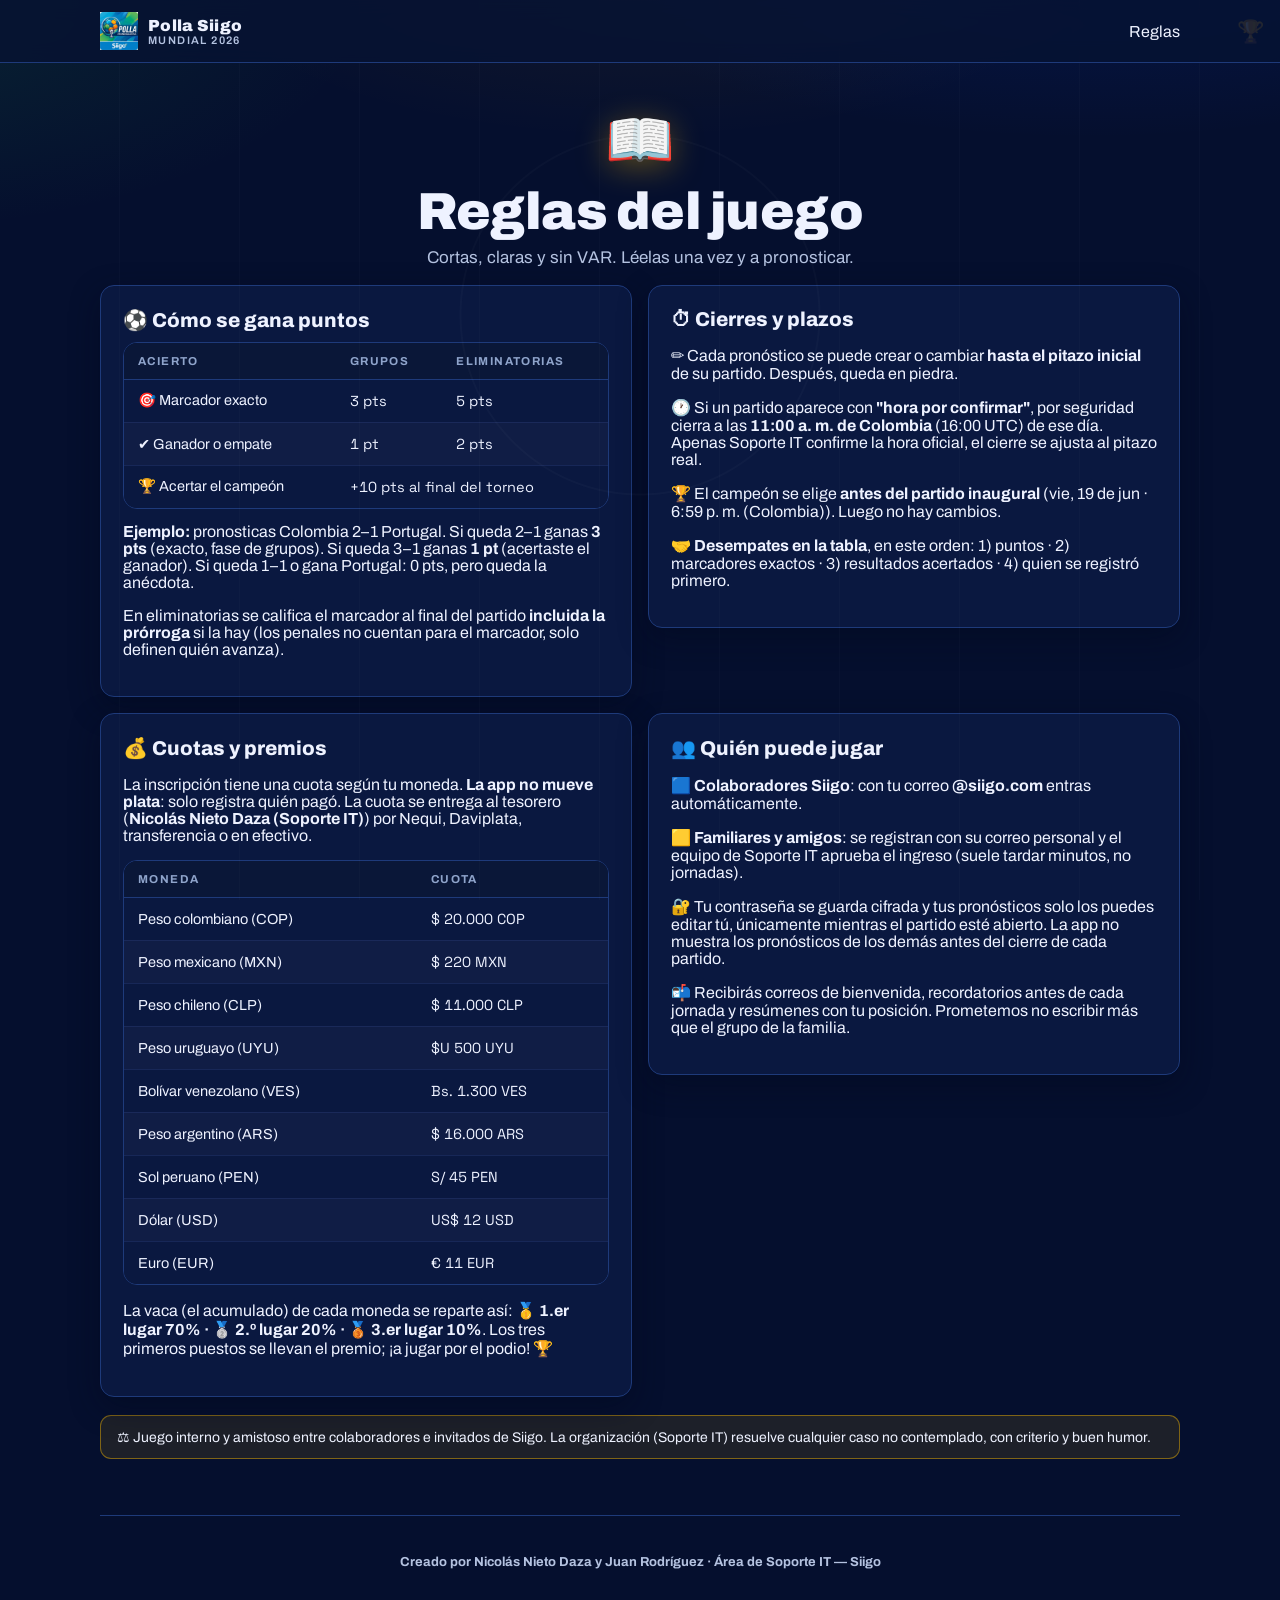
<file: reglas.html>
<!DOCTYPE html>
<html lang="es">
<head>
  <meta charset="UTF-8">
  <meta name="viewport" content="width=device-width, initial-scale=1.0">
  <title>Reglas — Polla Siigo 2026</title>
  <link rel="icon" href="data:image/svg+xml,<svg xmlns='http://www.w3.org/2000/svg' viewBox='0 0 100 100'><text y='.9em' font-size='90'>⚽</text></svg>">
  <link rel="manifest" href="/manifest.json">
  <meta name="theme-color" content="#0846f0">
  <meta name="mobile-web-app-capable" content="yes">
  <meta name="apple-mobile-web-app-status-bar-style" content="black">
  <link rel="apple-touch-icon" href="icons/icon-192.png">
  <link rel="stylesheet" href="css/estilos.css">
</head>
<body>

<header class="barra">
  <div class="contenedor barra__fila">
    <a class="logo" href="index.html"><img src="icons/icon-192.png" alt="Logo" class="logo__img"><span>Polla Siigo <small>Mundial 2026</small></span></a>
    <nav class="nav" id="nav">
      <span class="nav__solo">Reglas</span>
    </nav>
  </div>
</header>

<main class="contenedor">

  <section class="heroe" style="padding:44px 0 18px">
    <div class="heroe__copa">📖</div>
    <h1>Reglas del juego</h1>
    <p class="bajada">Cortas, claras y sin VAR. Léelas una vez y a pronosticar.</p>
  </section>

  <div class="rejilla rejilla--2" style="align-items:start">

    <div class="panel panel--relleno">
      <h2>⚽ Cómo se gana puntos</h2>
      <div class="tabla-envoltura" style="margin-top:10px">
        <table class="tabla" style="min-width:0">
          <thead><tr><th>Acierto</th><th>Grupos</th><th>Eliminatorias</th></tr></thead>
          <tbody>
            <tr><td>🎯 Marcador exacto</td><td class="num" id="r-ge"></td><td class="num" id="r-ee"></td></tr>
            <tr><td>✔ Ganador o empate</td><td class="num" id="r-gr"></td><td class="num" id="r-er"></td></tr>
            <tr><td>🏆 Acertar el campeón</td><td class="num" colspan="2" id="r-bono"></td></tr>
          </tbody>
        </table>
      </div>
      <p style="margin-top:14px"><b>Ejemplo:</b> pronosticas Colombia 2–1 Portugal.
        Si queda 2–1 ganas <b>3 pts</b> (exacto, fase de grupos). Si queda 3–1 ganas
        <b>1 pt</b> (acertaste el ganador). Si queda 1–1 o gana Portugal: 0 pts, pero
        queda la anécdota.</p>
      <p>En eliminatorias se califica el marcador al final del partido
        <b>incluida la prórroga</b> si la hay (los penales no cuentan para el marcador,
        solo definen quién avanza).</p>
    </div>

    <div class="panel panel--relleno">
      <h2>⏱ Cierres y plazos</h2>
      <p>✏️ Cada pronóstico se puede crear o cambiar <b>hasta el pitazo inicial</b> de su partido.
        Después, queda en piedra.</p>
      <p>🕐 Si un partido aparece con <b>"hora por confirmar"</b>, por seguridad cierra a las
        <b>11:00 a. m. de Colombia</b> (16:00 UTC) de ese día. Apenas Soporte IT confirme la hora
        oficial, el cierre se ajusta al pitazo real.</p>
      <p>🏆 El campeón se elige <b>antes del partido inaugural</b>
        (<span id="r-cierre-campeon"></span>). Luego no hay cambios.</p>
      <p>🤝 <b>Desempates en la tabla</b>, en este orden: 1) puntos · 2) marcadores exactos ·
        3) resultados acertados · 4) quien se registró primero.</p>
    </div>

    <div class="panel panel--relleno">
      <h2>💰 Cuotas y premios</h2>
      <p>La inscripción tiene una cuota según tu moneda. <b>La app no mueve plata</b>:
        solo registra quién pagó. La cuota se entrega al tesorero
        (<b id="r-tesorero"></b>) por Nequi, Daviplata, transferencia o en efectivo.</p>
      <div class="tabla-envoltura" style="margin:10px 0">
        <table class="tabla" style="min-width:0">
          <thead><tr><th>Moneda</th><th>Cuota</th></tr></thead>
          <tbody id="r-cuotas"></tbody>
        </table>
      </div>
      <p>La vaca (el acumulado) de cada moneda se reparte así: <b id="r-premios"></b>. Los tres primeros
        puestos se llevan el premio; ¡a jugar por el podio! 🏆</p>
    </div>

    <div class="panel panel--relleno">
      <h2>👥 Quién puede jugar</h2>
      <p>🟦 <b>Colaboradores Siigo</b>: con tu correo <b>@siigo.com</b> entras automáticamente.</p>
      <p>🟨 <b>Familiares y amigos</b>: se registran con su correo personal y el equipo de
        Soporte IT aprueba el ingreso (suele tardar minutos, no jornadas).</p>
      <p>🔐 Tu contraseña se guarda cifrada y tus pronósticos solo los puedes editar tú,
        únicamente mientras el partido esté abierto. La app no muestra los pronósticos
        de los demás antes del cierre de cada partido.</p>
      <p>📬 Recibirás correos de bienvenida, recordatorios antes de cada jornada y resúmenes
        con tu posición. Prometemos no escribir más que el grupo de la familia.</p>
    </div>
  </div>

  <div class="aviso aviso--dorado" style="margin-top:18px">
    ⚖️ Juego interno y amistoso entre colaboradores e invitados de Siigo. La organización
    (Soporte IT) resuelve cualquier caso no contemplado, con criterio y buen humor.
  </div>

  <footer class="pie">
    <p class="creditos">Creado por Nicolás Nieto Daza y Juan Rodríguez · Área de Soporte IT — Siigo</p>
  </footer>
</main>

<script type="module" src="js/config.js"></script>
<script type="module" src="js/fixture.js"></script>
<script src="js/tema-dinamico.js"></script>
<script type="module" src="js/utils.js"></script>
<script type="module">
  (async () => {
    const CONFIG = window.CONFIG || {};
    const R = CONFIG.REGLAS || {};
    document.getElementById('r-ge').textContent = R.grupos.exacto + ' pts';
    document.getElementById('r-gr').textContent = R.grupos.resultado + ' pt';
    document.getElementById('r-ee').textContent = R.eliminatorias.exacto + ' pts';
    document.getElementById('r-er').textContent = R.eliminatorias.resultado + ' pts';
    document.getElementById('r-bono').textContent = '+' + R.bonusCampeon + ' pts al final del torneo';
    document.getElementById('r-cierre-campeon').textContent =
      U.diaLocal(R.cierreCampeonUTC) + ' · ' + U.horaLocal(R.cierreCampeonUTC) + ' (Colombia)';
    document.getElementById('r-tesorero').textContent = CONFIG.TESORERO;
    document.getElementById('r-cuotas').innerHTML = Object.entries(CONFIG.CUOTAS)
      .map(([cod, m]) => `<tr><td>${U.esc(m.nombre)} (${cod})</td><td class="num">${U.moneda(m.valor, cod)}</td></tr>`).join('');
    document.getElementById('r-premios').textContent =
      CONFIG.PREMIOS.map(p => `${p.puesto} ${p.pct}%`).join(' · ');

    // Forzar vista pública: siempre desactivar navegación a áreas que requieren sesión
    try {
      const links = ['app.html','tabla.html','cuentas.html'];
      for (const href of links) {
        const a = document.querySelector(`nav.nav a[href="${href}"]`);
        if (a) {
          a.style.pointerEvents = 'none';
          a.style.opacity = '0.55';
          a.title = 'Disponible tras iniciar sesión';
          a.setAttribute('aria-disabled', 'true');
        }
      }
    } catch (e) {
      console.error('Reglas: fallo al deshabilitar enlaces', e);
    }
  })();
</script>
</body>
</html>
</file>
<file: css/estilos.css>
/* ============================================================
   POLLA MUNDIALISTA SIIGO 2026 — ESTILOS
   Tema: "tablero de estadio en la noche".
   Paleta inspirada en la identidad de Siigo (azules) combinada
   con verde cancha, dorado de trofeo y rojo de tarjeta.
   ⚠ Si Mercadeo entrega el manual de marca, basta con ajustar
   las variables de :root para alinear colores y tipografías.
   ============================================================ */

@import url('https://fonts.googleapis.com/css2?family=Archivo:wght@400;500;600;700;800;900&family=Space+Grotesk:wght@500;700&display=swap');

:root {
  /* Color — paleta Mundial 2026 */
  --navy: #050f2e;
  --superficie: #0a1840;
  --superficie-2: #102456;
  --linea: #1e3a7a;
  --azul: #0846f0;
  --azul-claro: #4d7bff;
  --verde: #1fa84d;
  --verde-claro: #26c861;
  --dorado: #f5b800;
  --copa-oro: #ffd700;
  --rojo: #e0354b;
  --tinta: #eef2ff;
  --tinta-2: #b4c2e0;
  --tinta-3: #8fa4cb;

  /* Tipografía */
  --fuente: 'Archivo', system-ui, sans-serif;
  --fuente-marcador: 'Space Grotesk', 'Archivo', monospace;

  --radio: 14px;
  --sombra: 0 10px 30px rgba(2, 8, 28, .45);
}

* { box-sizing: border-box; }
html { scroll-behavior: smooth; }

body {
  margin: 0;
  font-family: var(--fuente);
  color: var(--tinta);
  background:
    radial-gradient(ellipse 900px 400px at 50% -5%, rgba(245,184,0,.08), transparent 55%),
    radial-gradient(1100px 500px at 85% -10%, rgba(8, 70, 240, .22), transparent 60%),
    radial-gradient(900px 420px at -10% 0%, rgba(31, 168, 77, .14), transparent 55%),
    var(--navy);
  min-height: 100vh;
  -webkit-font-smoothing: antialiased;
}

/* Líneas de cancha + círculo central decorativo */
body::before {
  content: '';
  position: fixed; inset: 0;
  background:
    radial-gradient(circle 180px at 50% 35%, transparent 178px, rgba(255,255,255,.025) 179px 180px, transparent 181px),
    repeating-linear-gradient(90deg, transparent 0 119px, rgba(255,255,255,.018) 119px 120px);
  pointer-events: none;
}

.barra::after {
  content: '🏆';
  position: absolute;
  right: 16px;
  top: 50%;
  transform: translateY(-50%);
  font-size: 22px;
  opacity: .12;
  pointer-events: none;
}

img { max-width: 100%; }
a { color: var(--azul-claro); text-decoration: none; }
a:hover { text-decoration: underline; }
:focus-visible { outline: 3px solid var(--dorado); outline-offset: 2px; border-radius: 6px; }

.contenedor { width: min(1080px, 100% - 32px); margin-inline: auto; }

/* ============ ENCABEZADO / NAVEGACIÓN ====================== */
.barra {
  position: sticky; top: 0; z-index: 50;
  background: rgba(7, 19, 51, .82);
  backdrop-filter: blur(10px);
  border-bottom: 1px solid var(--linea);
}
.barra__fila { display: flex; align-items: center; gap: 14px; padding: 12px 0; }

.logo { display: flex; align-items: center; gap: 10px; font-weight: 900; letter-spacing: .3px; color: var(--tinta); }
.logo:hover { text-decoration: none; }
.logo__img { height: 38px; }
.logo small { display: block; font-weight: 600; color: var(--tinta-2); font-size: 11px; letter-spacing: 1.4px; text-transform: uppercase; }

.nav { margin-left: auto; display: flex; gap: 4px; flex-wrap: wrap; }
.nav a {
  padding: 9px 14px; border-radius: 999px; color: var(--tinta-2);
  font-weight: 600; font-size: 14.5px;
}
.nav a:hover { color: var(--tinta); background: var(--superficie-2); text-decoration: none; }
.nav a.activo { color: #fff; background: var(--azul); box-shadow: 0 4px 14px rgba(8,70,240,.4); }

.usuario-mini { display: flex; align-items: center; gap: 10px; }
.avatar {
  width: 36px; height: 36px; border-radius: 50%;
  display: grid; place-items: center; font-weight: 800; font-size: 13px;
  background: linear-gradient(135deg, var(--verde), #0c7a35); color: #fff;
}

/* ============ HÉROE (portada) ============================== */
.heroe { padding: 52px 0 36px; text-align: center; }
.heroe__copa { font-size: 56px; filter: drop-shadow(0 6px 16px rgba(245,184,0,.35)); }
.heroe h1 {
  margin: 12px 0 6px; font-size: clamp(30px, 5.4vw, 52px);
  font-weight: 900; line-height: 1.05; letter-spacing: -.5px;
}
.heroe h1 .acento { color: var(--dorado); }
.heroe p.bajada { color: var(--tinta-2); font-size: 17px; max-width: 560px; margin: 8px auto 0; }

#install-pwa-button {
  margin: 24px auto 0;
  padding: 14px 24px;
  font-size: 16px;
  background: linear-gradient(135deg, var(--verde-claro), #128a3c);
  box-shadow: 0 8px 22px rgba(31,168,77,.45);
  border: 1px solid rgba(255,255,255,0.2);
  animation: resplandor-install 2.5s ease-in-out infinite alternate;
}
@keyframes resplandor-install {
  from { transform: scale(1); }
  to   { transform: scale(1.05); box-shadow: 0 10px 30px rgba(31,168,77,.6); }
}

/* Aviso sticky de mantenimiento (admin activa ajustes.GLOBAL.mantenimiento) */
.banner-mantenimiento {
  position: sticky; top: 0; z-index: 9999;
  background: linear-gradient(90deg, #f5b800 0%, #e09500 100%);
  color: #1a1200; text-align: center;
  padding: 10px 16px; font-size: 14px; font-weight: 700;
  box-shadow: 0 2px 10px rgba(0,0,0,.3);
  line-height: 1.4;
}
.banner-mantenimiento.oculto { display: none; }

/* Banner partido en vivo / próximo */
.hero-banner {
  display: flex; flex-direction: column; align-items: center; gap: 10px;
  margin: 22px auto 0; max-width: 680px;
  background: linear-gradient(135deg, rgba(8,70,240,.18), rgba(245,184,0,.1));
  border: 1px solid rgba(245,184,0,.45); border-radius: 20px; padding: 18px 24px;
}
.hero-banner__vivo {
  display: flex; align-items: center; gap: 8px;
  font-size: 11px; font-weight: 900; letter-spacing: 2px; text-transform: uppercase; color: var(--rojo);
}
.live-dot {
  width: 9px; height: 9px; border-radius: 50%;
  background: var(--rojo); display: inline-block; animation: latido 1.2s ease-in-out infinite;
}
.hero-banner__match { display: flex; align-items: center; justify-content: center; gap: 16px; }
.hero-banner__equipo { text-align: center; }
.hero-banner__ban { font-size: 38px; line-height: 1; }
.hero-banner__nom { font-size: 13px; font-weight: 800; color: var(--tinta); margin-top: 4px; }
.hero-banner__vs { font-size: 14px; font-weight: 900; color: var(--tinta-3); letter-spacing: 1px; flex-shrink: 0; }
.hero-banner__estadio { font-size: 11.5px; color: var(--tinta-3); }
.hero-cta {
  max-width: 520px; margin: 16px auto 0; font-size: 15px;
  color: var(--tinta-2); text-align: center; line-height: 1.6;
}
.hero-cta b { color: var(--dorado); }

/* Ticker de partidos (estilo broadcast) */
.match-ticker {
  display: flex;
  align-items: center;
  gap: 8px;
  overflow: hidden;
  padding: 10px 12px;
  margin: 14px 0 6px;
  background: linear-gradient(90deg, rgba(180,20,40,.18), rgba(8,70,240,.12) 40%, rgba(31,168,77,.1) 70%, rgba(0,0,0,.2));
  border: 1px solid rgba(255,255,255,.1);
  border-radius: 12px;
}
.match-ticker__live {
  flex-shrink: 0;
  display: flex;
  align-items: center;
  gap: 8px;
  padding-right: 8px;
  border-right: 1px solid rgba(255,255,255,.12);
}
.match-ticker__scroll-wrap {
  flex: 1;
  overflow: hidden;
  min-width: 0;
  mask-image: linear-gradient(to right, transparent, black 4%, black 96%, transparent);
  -webkit-mask-image: linear-gradient(to right, transparent, black 4%, black 96%, transparent);
}
.match-ticker__scroll {
  display: inline-flex;
  align-items: center;
  gap: 8px;
  white-space: nowrap;
  animation: ticker-scroll var(--ticker-duration, 45s) linear infinite;
}
.match-ticker__scroll:hover {
  animation-play-state: paused;
}
@keyframes ticker-scroll {
  0% { transform: translateX(0); }
  100% { transform: translateX(-50%); }
}
.match-ticker__icon {
  flex-shrink: 0;
  font-size: 18px;
  padding: 4px 6px;
  background: rgba(255,255,255,.08);
  border-radius: 6px;
}
.match-ticker__sep {
  flex-shrink: 0;
  font-size: 10px;
  font-weight: 800;
  letter-spacing: 1px;
  text-transform: uppercase;
  color: var(--tinta-3);
  padding: 0 4px;
}
.ticker-pill {
  flex-shrink: 0;
  display: inline-flex;
  align-items: center;
  gap: 6px;
  padding: 6px 12px;
  border-radius: 8px;
  background: rgba(255,255,255,.07);
  border: 1px solid rgba(255,255,255,.1);
  font-size: 12px;
  font-weight: 700;
  color: var(--tinta);
  white-space: nowrap;
  cursor: default;
  transition: background .2s, border-color .2s;
}
.ticker-pill--live {
  background: rgba(224,53,75,.85);
  border-color: rgba(255,255,255,.2);
  color: #fff;
  animation: latido 1.4s ease-in-out infinite;
}
.ticker-pill--activo {
  border-color: var(--dorado);
  box-shadow: 0 0 0 1px rgba(245,184,0,.35);
}
.ticker-pill__time {
  font-family: var(--fuente-marcador);
  font-size: 13px;
  min-width: 32px;
  text-align: center;
  font-variant-numeric: tabular-nums;
  background: rgba(0,0,0,.35);
  padding: 2px 6px;
  border-radius: 4px;
  border: 1px solid rgba(255,255,255,.15);
}
.ticker-pill__clock {
  font-family: var(--fuente-marcador);
  font-size: 11px;
  color: rgba(255,255,255,.75);
  font-variant-numeric: tabular-nums;
  letter-spacing: .5px;
}
.ticker-pill__score {
  font-family: var(--fuente-marcador);
  font-size: 14px;
  letter-spacing: 1px;
}
.ticker-pill__flag { font-size: 16px; line-height: 1; }
.hero-ticker {
  margin: 18px auto 0;
  max-width: 680px;
  width: 100%;
}

/* Botón Google con separación */
.boton--google { margin-top: 12px; }

/* ============ RACHAS (streaks) ============================== */
.racha { display: inline-block; margin-left: 5px; }
.racha--grande { animation: resplandor 2s ease-in-out infinite alternate; }
@keyframes resplandor {
  from { text-shadow: 0 0 6px rgba(255,130,0,.6); }
  to   { text-shadow: 0 0 20px rgba(255,200,0,.95), 0 0 36px rgba(255,80,0,.5); }
}

/* ============ TABLA mejorada ================================ */
.tabla tbody tr:nth-child(even) td { background: rgba(255,255,255,.022); }
.tabla tr.yo td {
  background: rgba(245,184,0,.11) !important;
  box-shadow: inset 3px 0 0 var(--dorado);
}
.tabla tr.yo:hover td { background: rgba(245,184,0,.17) !important; }

/* Mensajes de resultado en modal */
.msg-exacto { color: #1fa84d; font-size: 13.5px; line-height: 1.45; }
.msg-resultado { color: #e6b800; font-size: 13.5px; line-height: 1.45; }
.msg-fallo { color: #ff7070; font-size: 13.5px; line-height: 1.45; }
.msg-sin { color: var(--tinta-3); font-size: 13px; }

/* Cuenta regresiva (mantener por si acaso) */
.countdown { display: flex; gap: 12px; justify-content: center; margin: 26px 0 8px; flex-wrap: wrap; }
.countdown__celda {
  min-width: 86px; padding: 14px 10px 10px; border-radius: var(--radio);
  background: linear-gradient(180deg, var(--superficie-2), var(--superficie));
  border: 1px solid var(--linea); box-shadow: var(--sombra);
}
.countdown__num {
  font-family: var(--fuente-marcador); font-size: clamp(30px, 6vw, 46px);
  font-weight: 700; color: var(--dorado); line-height: 1; font-variant-numeric: tabular-nums;
}
.countdown__txt { font-size: 11px; letter-spacing: 2px; color: var(--tinta-3); text-transform: uppercase; margin-top: 6px; }

/* ============ TARJETAS / PANELES =========================== */
.panel {
  background: var(--superficie); border: 1px solid var(--linea);
  border-radius: var(--radio); box-shadow: var(--sombra);
}
.panel--relleno { padding: 22px; }
.panel h2 { margin: 0 0 4px; font-size: 20px; font-weight: 800; }
.panel .sub { color: var(--tinta-2); font-size: 14px; margin: 0 0 14px; line-height: 1.45; }

.rejilla { display: grid; gap: 16px; }
.rejilla--premios {
  grid-template-columns: 1fr;
}
@media (min-width: 560px) {
  .rejilla--premios { grid-template-columns: repeat(2, 1fr); }
}
@media (min-width: 760px) {
  .rejilla--2 { grid-template-columns: 1fr 1fr; }
  .rejilla--3 { grid-template-columns: repeat(3, 1fr); }
  .rejilla--premios { grid-template-columns: repeat(3, 1fr); }
}

/* ============ FORMULARIOS ================================== */
.campo { margin-bottom: 14px; }
.campo label { display: block; font-size: 13px; font-weight: 700; color: var(--tinta-2); margin-bottom: 6px; letter-spacing: .3px; }
.campo input, .campo select, .campo textarea {
  width: 100%; padding: 12px 14px; border-radius: 10px;
  background: #0a1738; color: var(--tinta);
  border: 1px solid var(--linea); font: inherit; font-size: 15px;
}
.campo input:focus, .campo select:focus, .campo textarea:focus {
  border-color: var(--azul-claro); outline: none; box-shadow: 0 0 0 3px rgba(8,70,240,.25);
}
.campo-clave {
  position: relative;
}
.toggle-clave {
  position: absolute;
  right: 6px;
  top: 50%;
  transform: translateY(-50%);
  background: none;
  border: none;
  cursor: pointer;
  padding: 6px;
  font-size: 20px;
  color: var(--tinta-3);
  line-height: 1;
  border-radius: 8px;
}
.toggle-clave:hover { background: rgba(255,255,255,0.05); }
.ayuda { font-size: 12.5px; color: var(--tinta-2); margin-top: 5px; }

.pronostico--filas {
  flex-direction: column;
  gap: 12px;
  width: 100%;
  max-width: 340px;
  margin: 0 auto;
}
.pronostico__fila {
  display: flex;
  justify-content: space-between;
  align-items: center;
  width: 100%;
}
.pronostico__fila .equipo {
  gap: 8px;
  flex: 1;
}
.pronostico__fila .equipo .bandera {
  font-size: 24px;
}
.pronostico__fila .equipo .nombre {
  font-size: 14px;
}
.pronostico__acciones {
  width: 100%;
  display: flex;
  flex-direction: column;
  align-items: center;
  gap: 8px;
  margin-top: 8px;
}
.pronostico__acciones .boton { width: 100%; }

.boton {
  display: inline-flex; align-items: center; justify-content: center; gap: 8px;
  padding: 12px 20px; border-radius: 11px; border: 0; cursor: pointer;
  font: inherit; font-weight: 800; font-size: 15px; color: #fff;
  background: linear-gradient(135deg, var(--azul), #0a37bd);
  box-shadow: 0 6px 18px rgba(8,70,240,.42);
  transition: transform .12s ease, box-shadow .12s ease, filter .12s;
}
.boton:hover { transform: translateY(-1px); filter: brightness(1.08); }
.boton:active { transform: translateY(0); }
.boton:disabled { opacity: .45; cursor: not-allowed; transform: none; }
.boton--verde { background: linear-gradient(135deg, var(--verde-claro), #128a3c); box-shadow: 0 6px 18px rgba(31,168,77,.4); }
.boton--fantasma { background: transparent; border: 1px solid var(--linea); color: var(--tinta-2); box-shadow: none; }
.boton--fantasma:hover { color: var(--tinta); border-color: var(--azul-claro); }
.boton--google {
  background: #fff;
  color: #111;
  box-shadow: 0 6px 18px rgba(0, 0, 0, .12);
  border: 1px solid transparent;
}
.boton--google:hover { filter: brightness(1.03); }
.boton--rojo { background: linear-gradient(135deg, var(--rojo), #a31f31); box-shadow: 0 6px 18px rgba(224,53,75,.35); }
.boton--mini { padding: 7px 12px; font-size: 13px; border-radius: 9px; }
.boton--bloque { width: 100%; }

/* Alternador inicio de sesión / registro */
.alterna { display: flex; background: #0a1738; border: 1px solid var(--linea); border-radius: 11px; padding: 4px; margin-bottom: 18px; }
.alterna button {
  flex: 1; padding: 10px; border: 0; border-radius: 8px; background: transparent;
  color: var(--tinta-2); font: inherit; font-weight: 700; cursor: pointer;
}
.alterna button.activo { background: var(--azul); color: #fff; }

/* ============ FILTROS (chips) =============================== */
.chips { display: flex; gap: 8px; flex-wrap: wrap; margin: 18px 0; }
.chip {
  padding: 8px 14px; border-radius: 999px; cursor: pointer; border: 1px solid var(--linea);
  background: var(--superficie); color: var(--tinta-2); font: inherit; font-size: 13.5px; font-weight: 700;
}
.chip:hover { color: var(--tinta); border-color: var(--azul-claro); }
.chip.activo { background: var(--dorado); border-color: var(--dorado); color: #1d1500; }

/* ============ TARJETA DE PARTIDO ============================ */
.dia-titulo {
  margin: 26px 0 12px; font-size: 14px; font-weight: 800; letter-spacing: 1.6px;
  text-transform: uppercase; color: var(--tinta-2);
  display: flex; align-items: center; gap: 12px;
}
.dia-titulo::after { content: ''; flex: 1; height: 1px; background: var(--linea); }

.partido {
  background: var(--superficie); border: 1px solid var(--linea);
  border-radius: var(--radio); padding: 16px; margin-bottom: 12px;
  display: grid; gap: 12px; position: relative; overflow: hidden;
}
.partido--vivo { border-color: rgba(224,53,75,.55); box-shadow: 0 0 0 1px rgba(224,53,75,.35), var(--sombra); }
.partido--highlight { animation: partidoPulse 1s ease 2; }
@keyframes partidoPulse {
  0%, 100% { box-shadow: 0 0 0 0 rgba(245,184,0,.0); }
  50% { box-shadow: 0 0 0 3px rgba(245,184,0,.45); }
}

/* Tarjeta compacta — partido finalizado */
.partido--fin-compacto { padding: 10px 14px; gap: 6px; opacity: .82; }
.partido--fin-compacto:hover { opacity: 1; }
.fin-cabeza { display: flex; gap: 6px; align-items: center; }
.fin-fila { display: flex; align-items: center; justify-content: space-between; gap: 8px; margin: 6px 0; }
.fin-equipo { flex: 1; display: flex; flex-direction: column; align-items: center; gap: 2px; }
.fin-equipo--v { align-items: center; }
.fin-ban { font-size: 28px; line-height: 1; }
.fin-nom { font-size: 12px; font-weight: 600; color: var(--tinta-2); text-align: center; }
.fin-goles { font-size: 10.5px; color: var(--tinta-2); text-align: center; min-height: 14px; }
.fin-score { font-family: var(--fuente-marcador); font-size: 26px; color: var(--tinta); white-space: nowrap; text-align: center; flex-shrink: 0; }
.fin-pred { display: flex; gap: 8px; align-items: center; justify-content: center; flex-wrap: wrap; font-size: 12.5px; border-top: 1px solid var(--linea); padding-top: 8px; }

/* Partidos finalizados — mini y colapsables */
.partido--fin-mini { padding: 8px 12px; gap: 4px; opacity: .75; }
.partido--fin-mini:hover { opacity: 1; }
.fin-fila--mini { margin: 4px 0; }
.fin-ban--mini { font-size: 20px; }
.fin-score--mini { font-size: 20px; }
.fin-etapa { font-size: 10px; padding: 2px 7px; }
.fin-acciones { display: flex; gap: 6px; justify-content: center; flex-wrap: wrap; margin-top: 4px; }

.fin-colapsable {
  margin-top: 20px;
  border: 1px dashed rgba(245,184,0,.25);
  border-radius: var(--radio);
  background: rgba(0,0,0,.15);
  overflow: hidden;
}
.fin-colapsable__sum {
  cursor: pointer;
  padding: 12px 16px;
  font-size: 13px;
  font-weight: 700;
  color: var(--tinta-2);
  list-style: none;
  user-select: none;
}
.fin-colapsable__sum::-webkit-details-marker { display: none; }
.fin-colapsable__sum::before { content: '▸ '; color: var(--dorado); }
.fin-colapsable[open] .fin-colapsable__sum::before { content: '▾ '; }
.fin-colapsable__lista {
  display: flex;
  flex-direction: column;
  gap: 6px;
  padding: 0 10px 12px;
}

.dia-titulo--manana {
  color: var(--copa-oro);
  border-left: 3px solid var(--dorado);
  padding-left: 10px;
}

/* Banner de alertas / recordatorios */
.banner-alertas {
  margin: 10px 0 4px;
  padding: 10px 14px;
  border-radius: 12px;
  background: linear-gradient(90deg, rgba(8,70,240,.12), rgba(245,184,0,.08));
  border: 1px solid rgba(255,255,255,.08);
}
.banner-alertas__fila {
  display: flex;
  flex-wrap: wrap;
  gap: 10px;
  align-items: center;
  font-size: 12.5px;
}
.banner-alertas__item { color: var(--tinta-2); }
.banner-alertas__item--warn { color: var(--dorado); }
.banner-alertas__item--live { color: #ff8a8a; }
.banner-alertas__btn {
  background: rgba(245,184,0,.15);
  border: 1px solid rgba(245,184,0,.4);
  color: var(--dorado);
  padding: 4px 10px;
  border-radius: 999px;
  font-size: 11.5px;
  font-weight: 700;
  cursor: pointer;
}

/* Reloj en vivo — minuto + hora real */
.vivo-reloj-wrap { display: flex; flex-direction: column; align-items: center; gap: 2px; }
.vivo-reloj {
  font-family: var(--fuente-marcador);
  font-size: 22px;
  font-weight: 700;
  background: rgba(0,0,0,.4);
  padding: 4px 12px;
  border-radius: 8px;
  border: 1px solid rgba(255,255,255,.12);
  font-variant-numeric: tabular-nums;
}
.vivo-hora-real {
  font-family: var(--fuente-marcador);
  font-size: 11px;
  color: rgba(255,255,255,.65);
  font-variant-numeric: tabular-nums;
}
.vivo-hora-real--centro { text-align: center; }

/* Tendencias y rachas en análisis */
.forma-equipo {
  display: flex;
  align-items: center;
  gap: 8px;
  padding: 6px 0;
  border-bottom: 1px solid rgba(255,255,255,.05);
}
.forma-equipo:last-of-type { border-bottom: none; }
.forma-flag { font-size: 20px; }
.forma-nom { flex: 1; font-size: 13px; font-weight: 600; }
.forma-racha { font-size: 16px; letter-spacing: 2px; }
.forma-racha--vacio { font-size: 11px; color: var(--tinta-3); letter-spacing: 0; }
.comunidad-historial p { font-size: 13px; color: var(--tinta-2); margin: 6px 0 0; }
.racha-yo { border-left: 3px solid var(--dorado); font-size: 13px; }
.tendencias-panel { display: flex; flex-direction: column; gap: 10px; }

/* Eventos en el modal de detalle */
.detalle-ev { font-size: 13px; padding: 4px 0; color: var(--tinta-2); }
.detalle-ev--v { text-align: right; }

.partido__meta { display: flex; gap: 8px; align-items: center; flex-wrap: wrap; font-size: 12.5px; color: var(--tinta-2); }
.etiqueta {
  font-size: 11px; font-weight: 800; letter-spacing: 1px; text-transform: uppercase;
  padding: 3px 9px; border-radius: 999px; background: var(--superficie-2); color: var(--tinta-2);
  border: 1px solid var(--linea);
}
.etiqueta--vivo { background: var(--rojo); border-color: var(--rojo); color: #fff; animation: latido 1.4s ease-in-out infinite; }
.etiqueta--fin { background: rgba(31,168,77,.16); border-color: rgba(31,168,77,.5); color: var(--verde-claro); }
.etiqueta--dorada { background: rgba(245,184,0,.14); border-color: rgba(245,184,0,.5); color: var(--dorado); }
@keyframes latido { 0%,100% { opacity: 1 } 50% { opacity: .55 } }

.partido__centro {
  display: grid; grid-template-columns: 1fr auto 1fr; align-items: center; gap: 10px;
}
.equipo { display: flex; align-items: center; gap: 10px; min-width: 0; }
.equipo--v { justify-content: flex-end; text-align: right; }
.equipo .bandera { font-size: 30px; line-height: 1; }
.equipo .nombre { font-weight: 800; font-size: 15.5px; overflow: hidden; text-overflow: ellipsis; white-space: nowrap; }

.marcador {
  font-family: var(--fuente-marcador); font-weight: 700;
  font-size: 30px; letter-spacing: 2px; padding: 6px 16px; border-radius: 10px;
  background: #0a1738; border: 1px solid var(--linea); min-width: 96px; text-align: center;
  font-variant-numeric: tabular-nums;
}
.marcador--vivo { color: var(--rojo); border-color: rgba(224,53,75,.5); }
.marcador--fin { color: var(--verde-claro); }
.marcador .vs { color: var(--tinta-3); font-size: 18px; }

/* Marcador editable en el centro (antes del pitazo) */
.marcador--pred {
  display: flex;
  flex-direction: column;
  align-items: center;
  gap: 8px;
  padding: 10px 14px;
  min-width: 140px;
  background: linear-gradient(180deg, #0c1a42, #0a1738);
  border-color: rgba(245,184,0,.35);
}
.pred-inline {
  display: flex;
  align-items: center;
  gap: 6px;
}
.pred-sep {
  font-family: var(--fuente-marcador);
  font-size: 20px;
  font-weight: 700;
  color: var(--tinta-3);
}
.stepper--compact button { width: 28px; height: 28px; font-size: 15px; }
.stepper--compact input { width: 38px; font-size: 18px; padding: 3px 0; }
.pred-guardar { width: 100%; font-size: 12px; padding: 6px 10px; }
.marcador--pred-guardado {
  display: flex;
  flex-direction: column;
  align-items: center;
  gap: 4px;
  padding: 8px 14px;
}
.pred-chip {
  font-size: 11px;
  font-weight: 700;
  color: var(--dorado);
  background: rgba(245,184,0,.12);
  padding: 2px 8px;
  border-radius: 6px;
  border: 1px solid rgba(245,184,0,.3);
}
.pred-badge-live {
  text-align: center;
  font-size: 12px;
  color: var(--tinta-2);
  padding: 6px 10px;
  background: rgba(245,184,0,.08);
  border-radius: 8px;
  border: 1px solid rgba(245,184,0,.2);
}
.pred-status {
  text-align: center;
  font-size: 11.5px;
  color: var(--verde-claro);
  padding: 4px 0;
}

/* Acciones del partido */
.partido-acciones {
  display: flex;
  flex-wrap: wrap;
  gap: 8px;
  justify-content: center;
  padding-top: 6px;
  border-top: 1px dashed var(--linea);
}

/* Pronóstico con steppers */
.pronostico { display: flex; align-items: center; justify-content: center; gap: 14px; flex-wrap: wrap; padding-top: 4px; border-top: 1px dashed var(--linea); }

.mini-input { max-width: 180px; }

.stepper { display: flex; align-items: center; gap: 8px; }
.stepper button {
  width: 34px; height: 34px; border-radius: 9px; border: 1px solid var(--linea);
  background: var(--superficie-2); color: var(--tinta); font-size: 18px; font-weight: 800; cursor: pointer;
}
.stepper button:hover { border-color: var(--azul-claro); }
.stepper input {
  width: 52px; text-align: center; font-family: var(--fuente-marcador); font-size: 22px; font-weight: 700;
  background: #0a1738; color: var(--dorado); border: 1px solid var(--linea); border-radius: 9px; padding: 5px 0;
}
.pronostico__guardado { font-size: 13px; color: var(--tinta-2); }
.puntos-ganados { font-weight: 900; color: var(--dorado); font-size: 14px; }

/* ============ LAYOUT SPLIT DE PARTIDOS ======================= */
.polla-layout-split {
  display: flex;
  gap: 14px;
  margin-top: 10px;
  flex-wrap: wrap;
}

.columna-split-izquierda,
.columna-split-derecha {
  flex: 1;
  min-width: 280px;
}

.tarjeta-polla-info {
  background-color: #0d1630;
  border: 1px solid #1e2942;
  border-radius: 10px;
  padding: 12px 14px;
  margin-bottom: 10px;
  color: #ffffff;
}

.subtitulo-polla {
  margin: 0 0 12px;
  font-size: 14px;
  color: var(--tinta-2);
  letter-spacing: 0.5px;
}

.pronostico-usuario-box {
  background: linear-gradient(135deg, rgba(245,184,0,.15), rgba(245,184,0,.05));
  border-color: rgba(245,184,0,.4);
}

.ia-analisis-box {
  border-left: 4px solid #3b82f6;
}

.ia-header {
  display: flex;
  align-items: center;
  gap: 8px;
  margin-bottom: 10px;
}

.ia-badge {
  background: #2563eb;
  padding: 2px 6px;
  border-radius: 4px;
  font-size: 11px;
  font-weight: bold;
}

.ia-cuerpo {
  font-size: 13px;
  line-height: 1.6;
}

.confianza-texto {
  color: #fbbf24;
  font-weight: bold;
}

.ia-prediccion-texto {
  margin-top: 8px;
  color: var(--tinta-2);
}

.comunidad-header {
  display: flex;
  justify-content: space-between;
  align-items: center;
  margin-bottom: 12px;
}

.comunidad-header h3 {
  margin: 0;
  font-size: 13px;
  color: var(--tinta-2);
}

.badge-votos {
  background: rgba(255,255,255,.1);
  padding: 4px 8px;
  border-radius: 4px;
  font-size: 11px;
  color: var(--tinta-3);
}

.barra-progreso-comunidad {
  display: flex;
  flex-direction: column;
  gap: 4px;
  margin-bottom: 12px;
}

.progreso-local,
.progreso-empate,
.progreso-visita {
  height: 24px;
  display: flex;
  align-items: center;
  padding: 0 8px;
  font-size: 12px;
  font-weight: 600;
  border-radius: 4px;
  transition: width 0.3s ease;
}

.progreso-local {
  background: linear-gradient(90deg, var(--verde-claro), rgba(34,197,94,.7));
  color: #000;
}

.progreso-empate {
  background: linear-gradient(90deg, var(--tinta-3), rgba(148,163,184,.7));
  color: #fff;
}

.progreso-visita {
  background: linear-gradient(90deg, var(--azul-claro), rgba(59,130,246,.7));
  color: #000;
}

.marcador-popular {
  font-size: 13px;
  color: var(--tinta-2);
}

.resaltado-amarillo {
  color: var(--dorado);
  font-weight: bold;
  font-family: var(--fuente-marcador);
  font-size: 16px;
}

/* ============ GRILLA DE PARTIDOS (2 simultáneos) ============== */
.partidos-grid {
  display: grid;
  grid-template-columns: repeat(2, 1fr);
  gap: 14px;
  margin-bottom: 4px;
  align-items: start;
}

.partido--compacto {
  padding: 12px;
  gap: 8px;
  margin-bottom: 0;
}

.partido--compacto .partido__meta { font-size: 11.5px; gap: 6px; }
.partido--compacto .equipo .bandera { font-size: 24px; }
.partido--compacto .equipo .nombre { font-size: 13.5px; }
.partido--compacto .marcador { font-size: 24px; min-width: 80px; padding: 4px 12px; }
.partido--compacto .pronostico { gap: 8px; padding-top: 6px; }
.partido--compacto .stepper input { width: 44px; font-size: 18px; }
.partido--compacto .stepper button { width: 28px; height: 28px; font-size: 15px; }
.partido--compacto .vivo-goles { font-size: 32px; }
.partido--compacto .vivo-nombre { font-size: 12px; }
.partido--compacto .tarjeta-polla-info { padding: 10px 12px; margin-bottom: 10px; }
.partido--compacto .subtitulo-polla { font-size: 12.5px; margin-bottom: 8px; }

.partido-detalles summary {
  font-size: 12px;
  color: var(--tinta-3);
  cursor: pointer;
  padding: 4px 0;
  list-style: none;
}
.partido-detalles summary::-webkit-details-marker { display: none; }
.partido-detalles summary::before { content: '▸ '; }
.partido-detalles[open] summary::before { content: '▾ '; }

/* ============ BANNER DE PRONÓSTICOS (parte superior) ========= */
.pronos-banner {
  display: flex;
  flex-wrap: wrap;
  gap: 8px;
  padding: 8px 10px;
  margin: 6px 0 2px;
  background: rgba(8,70,240,.06);
  border: 1px solid rgba(255,255,255,.06);
  border-radius: 10px;
}
.pronos-banner__api,
.pronos-banner__com {
  flex: 1;
  min-width: 160px;
  font-size: 11.5px;
}
.pronos-banner__yo { display: none; }
.pronos-banner__label {
  display: block;
  font-size: 10.5px;
  font-weight: 700;
  letter-spacing: .5px;
  text-transform: uppercase;
  color: var(--tinta-3);
  margin-bottom: 6px;
}
.pronos-banner__bar {
  display: flex;
  height: 6px;
  border-radius: 4px;
  overflow: hidden;
  background: rgba(255,255,255,.06);
  margin-bottom: 4px;
}
.pronos-banner__seg { height: 100%; min-width: 2px; transition: width .4s ease; }
.pronos-banner__seg--l { background: var(--verde-claro); }
.pronos-banner__seg--e { background: var(--tinta-3); }
.pronos-banner__seg--v { background: var(--azul-claro); }
.pronos-banner__pct {
  display: flex;
  justify-content: space-between;
  font-size: 11px;
  color: var(--tinta-2);
  gap: 6px;
}
.pronos-banner__score { display: block; margin-top: 4px; color: var(--tinta-2); }
.pronos-banner__hint { font-size: 10.5px; color: var(--tinta-3); margin-left: 6px; }
.pronos-banner__com--tend { flex: 1.2; }
.pronos-banner__tend {
  font-size: 11.5px;
  color: var(--tinta-2);
  line-height: 1.35;
  margin-top: 4px;
}

/* Modal de análisis (pestañas profesionales) */
.modal-analisis .modal-contenido { max-width: 620px; }
.modal-analisis__tabs-wrap {
  position: sticky;
  top: 0;
  z-index: 3;
  background: var(--superficie);
  padding: 0 16px;
  border-bottom: 1px solid var(--linea);
}
.modal-analisis__tabs {
  display: flex;
  gap: 4px;
  overflow-x: auto;
  padding: 8px 0 10px;
  scrollbar-width: none;
}
.modal-tab-indicator {
  position: absolute;
  bottom: 0;
  left: 0;
  height: 3px;
  background: var(--azul-claro);
  border-radius: 3px 3px 0 0;
  transition: transform .25s ease, width .25s ease;
  pointer-events: none;
}
.modal-analisis__tabs::-webkit-scrollbar { display: none; }
.modal-analisis__pane { display: none; padding: 14px 16px 16px; max-height: 55vh; overflow-y: auto; }
.modal-analisis__pane.activo { display: block; }

/* Suplentes en alineaciones */
.lineup-suplentes { margin-top: 14px; padding-top: 12px; border-top: 1px dashed var(--linea); }
.lineup-suplentes--bottom { margin-top: 16px; }
.lineup-grid--supl { margin-top: 6px; }
.lineup-equipo-nom--supl { font-size: 11px; margin-bottom: 6px; opacity: .85; }
.lineup-supl-row {
  display: flex;
  align-items: center;
  gap: 6px;
  font-size: 11.5px;
  padding: 3px 0;
  color: var(--tinta-2);
}
.lineup-supl-num {
  font-size: 10px;
  font-weight: 700;
  color: var(--tinta-3);
  min-width: 18px;
}

.chips--elim { margin-top: -6px; margin-bottom: 8px; }
.chip--sub { font-size: 11.5px !important; padding: 6px 10px !important; }

.match-pro-wrap {
  margin-top: 8px;
  border-top: 1px dashed var(--linea);
  padding-top: 6px;
}
.match-pro-toggle {
  display: flex;
  align-items: center;
  justify-content: space-between;
  width: 100%;
  padding: 8px 4px;
  background: none;
  border: none;
  color: var(--tinta-2);
  font-size: 12.5px;
  font-weight: 600;
  cursor: pointer;
  transition: color .2s;
}
.match-pro-toggle:hover { color: var(--dorado); }
.match-pro-chevron { font-size: 11px; color: var(--tinta-3); }
.match-pro-body {
  animation: matchProSlide .25s ease;
}
@keyframes matchProSlide {
  from { opacity: 0; transform: translateY(-6px); }
  to { opacity: 1; transform: translateY(0); }
}
.match-pro-tabs {
  display: flex;
  gap: 4px;
  overflow-x: auto;
  padding: 4px 0 8px;
  border-bottom: 1px solid var(--linea);
  scrollbar-width: none;
}
.match-pro-tabs::-webkit-scrollbar { display: none; }
.match-pro-tab {
  flex-shrink: 0;
  padding: 7px 12px;
  border: none;
  border-radius: 8px 8px 0 0;
  background: rgba(255,255,255,.04);
  color: var(--tinta-3);
  font-size: 11.5px;
  font-weight: 600;
  cursor: pointer;
  transition: background .2s, color .2s;
  white-space: nowrap;
}
.match-pro-tab:hover { color: var(--tinta); background: rgba(255,255,255,.08); }
.match-pro-tab.activo {
  background: linear-gradient(180deg, rgba(8,70,240,.25), rgba(8,70,240,.1));
  color: var(--tinta);
  box-shadow: inset 0 -2px 0 var(--azul-claro);
}
.match-pro-panes { padding: 10px 0 4px; }
.match-pro-pane { display: none; }
.match-pro-pane.activo { display: block; animation: matchProSlide .2s ease; }
.match-pro-pane .tarjeta-polla-info { margin-bottom: 0; }
.partido__stats--tab { margin-top: 0 !important; border: none !important; background: transparent !important; padding: 0 !important; }

/* H2H, lesiones, predicción API */
.h2h-resumen {
  display: flex;
  justify-content: space-around;
  gap: 8px;
  margin: 12px 0;
  text-align: center;
}
.h2h-equipo { display: flex; flex-direction: column; gap: 2px; font-size: 12px; }
.h2h-equipo strong { font-family: var(--fuente-marcador); font-size: 22px; color: var(--dorado); }
.h2h-equipo span:first-child { font-size: 20px; }
.h2h-equipo--e strong { color: var(--tinta-2); }
.h2h-recientes { display: flex; flex-wrap: wrap; gap: 6px; align-items: center; font-size: 12px; margin-bottom: 8px; }
.h2h-label { color: var(--tinta-3); font-size: 11px; }
.h2h-score {
  padding: 3px 8px;
  background: rgba(255,255,255,.06);
  border-radius: 6px;
  font-family: var(--fuente-marcador);
  font-size: 12px;
}
.h2h-nota { font-size: 11px; color: var(--tinta-3); margin: 0; }
.lesiones-equipo { margin-bottom: 10px; }
.lesiones-header { font-size: 12px; font-weight: 700; margin-bottom: 6px; color: var(--tinta-2); }
.lesion-fila {
  display: flex;
  justify-content: space-between;
  padding: 4px 0;
  font-size: 12px;
  border-bottom: 1px solid rgba(255,255,255,.04);
}
.lesion-razon { color: var(--tinta-3); font-size: 11px; }
.pred-api-grid { display: flex; gap: 8px; margin-bottom: 12px; }
.pred-api-box {
  flex: 1;
  text-align: center;
  padding: 10px 6px;
  border-radius: 8px;
  background: rgba(255,255,255,.04);
}
.pred-api-box--l { background: rgba(34,197,94,.1); }
.pred-api-box--e { background: rgba(148,163,184,.1); }
.pred-api-box--v { background: rgba(59,130,246,.1); }
.pred-api-flag { font-size: 11px; color: var(--tinta-3); margin-bottom: 4px; }
.pred-api-pct { font-family: var(--fuente-marcador); font-size: 20px; font-weight: 700; }
.pred-api-box--l .pred-api-pct { color: var(--verde-claro); }
.pred-api-box--v .pred-api-pct { color: var(--azul-claro); }
.ia-analisis-md h3, .ia-analisis-md h4 { margin: 10px 0 6px; }
.ia-analisis-md p { margin: 6px 0; }
.widget-fuente {
  display: inline-block;
  font-size: 10px;
  font-weight: 700;
  letter-spacing: .4px;
  text-transform: uppercase;
  padding: 3px 8px;
  border-radius: 4px;
  margin-bottom: 10px;
}
.widget-fuente--api { background: rgba(8,70,240,.2); color: var(--azul-claro); }
.widget-fuente--polla { background: rgba(245,184,0,.15); color: var(--dorado); }

.dia-titulo--fin { opacity: .65; font-size: 13px; }

.stats-vacio {
  font-size: 12px;
  color: var(--tinta-3);
  text-align: center;
  padding: 12px 0;
}

.stats-panel { padding-bottom: 8px; }
.stats-panel .match-stats-grid { padding: 8px 0 0; }

.comunidad-box .comunidad-header {
  display: flex;
  justify-content: space-between;
  align-items: center;
  margin-bottom: 8px;
}
.comunidad-box .comunidad-header h3 {
  margin: 0;
  font-size: 13px;
  color: var(--tinta-2);
}
.comunidad-msg {
  text-align: center;
  font-size: 11.5px;
  color: var(--tinta-3);
  margin: 0;
  padding: 6px 0;
}

.pron-mod-ts {
  display: block;
  font-size: 10.5px;
  color: var(--tinta-3);
  margin-top: 2px;
  font-weight: 400;
}

.pron-item__info {
  display: flex;
  align-items: center;
  gap: 10px;
  min-width: 0;
}
.pron-item__texto { display: flex; flex-direction: column; min-width: 0; }
.pron-avatar { width: 30px; height: 30px; font-size: 11px; flex-shrink: 0; }
.goles--oculto { color: var(--tinta-3); letter-spacing: 2px; }

.partido__stats--compact {
  background: rgba(0,0,0,0.12);
  padding: 10px 12px;
  border-radius: 8px;
  margin-top: 10px;
  border: 1px solid rgba(255,255,255,0.05);
}

/* ============ ALINEACIONES PROFESIONALES ===================== */
.lineup-panel { padding: 12px 14px; }

.lineup-formaciones {
  display: flex;
  align-items: center;
  justify-content: center;
  gap: 12px;
  margin-bottom: 12px;
  padding: 8px;
  background: rgba(0,0,0,0.2);
  border-radius: 8px;
}

.lineup-form-box {
  display: flex;
  align-items: center;
  gap: 6px;
  font-weight: 700;
}
.lineup-form-box--v { flex-direction: row-reverse; }
.lineup-form-flag { font-size: 20px; }
.lineup-form-num {
  font-family: var(--fuente-marcador);
  font-size: 18px;
  color: var(--dorado);
}
.lineup-form-vs { font-size: 11px; color: var(--tinta-3); text-transform: uppercase; }

.lineup-seccion-header {
  font-size: 10px;
  font-weight: 800;
  letter-spacing: 1.2px;
  text-transform: uppercase;
  color: var(--tinta-3);
  background: rgba(255,255,255,0.04);
  padding: 5px 10px;
  border-radius: 4px;
  margin-bottom: 8px;
  text-align: center;
}

.lineup-grid--pro { gap: 10px; }
.lineup-equipo-nom {
  font-size: 11px;
  font-weight: 700;
  color: var(--tinta-3);
  margin-bottom: 6px;
  text-transform: uppercase;
  letter-spacing: 0.5px;
}
.lineup-col--v .lineup-equipo-nom { text-align: right; }

.lineup-row {
  display: flex;
  align-items: center;
  gap: 6px;
  padding: 3px 0;
  font-size: 12px;
  color: var(--tinta-2);
}
.lineup-row--v {
  flex-direction: row-reverse;
  text-align: right;
}
.lineup-num-tag {
  font-family: var(--fuente-marcador);
  font-weight: 700;
  font-size: 12px;
  color: var(--dorado);
  min-width: 20px;
  text-align: center;
}
.lineup-pos-tag {
  font-size: 9px;
  font-weight: 800;
  color: var(--tinta-3);
  background: rgba(255,255,255,0.06);
  padding: 1px 4px;
  border-radius: 3px;
  letter-spacing: 0.3px;
}
.lineup-nombre {
  flex: 1;
  overflow: hidden;
  text-overflow: ellipsis;
  white-space: nowrap;
}

@media (max-width: 900px) {
  .partidos-grid { grid-template-columns: 1fr; }
}

@media (max-width: 768px) {
  .polla-layout-split { flex-direction: column; }
  .columna-split-izquierda,
  .columna-split-derecha {
    min-width: 100%;
  }
}

/* ============ ALINEACIONES =================================== */
.lineup-grid {
  display: flex;
  gap: 16px;
  align-items: flex-start;
}

.lineup-col {
  flex: 1;
}

.lineup-col--v {
  text-align: right;
}

.lineup-form {
  font-size: 13px;
  font-weight: bold;
  color: var(--dorado);
  margin-bottom: 12px;
  padding-bottom: 8px;
  border-bottom: 1px solid rgba(255,255,255,0.1);
}

.lineup-sep {
  width: 1px;
  background: rgba(255,255,255,0.1);
  min-height: 200px;
}

.lineup-j {
  display: flex;
  align-items: center;
  gap: 8px;
  padding: 6px 0;
  font-size: 13px;
  color: var(--tinta-2);
}

.lineup-j--v {
  justify-content: flex-end;
  flex-direction: row-reverse;
}

.lineup-num {
  font-family: var(--fuente-marcador);
  font-weight: bold;
  font-size: 14px;
  color: var(--tinta-3);
  min-width: 24px;
  text-align: center;
}

.lineup-pos {
  font-size: 14px;
}

/* ============ TABLAS ======================================== */
.tabla-envoltura { overflow-x: auto; border-radius: var(--radio); border: 1px solid var(--linea); }
table.tabla { width: 100%; border-collapse: collapse; background: var(--superficie); font-size: 14.5px; min-width: 560px; }
.tabla th {
  text-align: left; padding: 12px 14px; font-size: 11.5px; letter-spacing: 1.4px; text-transform: uppercase;
  color: var(--tinta-3); border-bottom: 1px solid var(--linea); background: #0a1738;
}
.tabla td { padding: 12px 14px; border-bottom: 1px solid rgba(36,55,110,.5); }
.tabla tr:last-child td { border-bottom: 0; }
.tabla tr:hover td { background: rgba(18,36,85,.5); }
.tabla .num { font-family: var(--fuente-marcador); font-variant-numeric: tabular-nums; }
.tabla tr.yo td { background: rgba(245,184,0,.07); box-shadow: inset 3px 0 0 var(--dorado); }
.tabla .pos { font-weight: 900; }
.tabla--compacta { font-size: 13px; min-width: 480px; }
.tabla--compacta th { padding: 8px 10px; font-size: 10px; letter-spacing: 1px; }
.tabla--compacta td { padding: 8px 10px; vertical-align: top; }
.tabla--compacta .boton--mini { padding: 4px 8px; font-size: 11px; }

/* Tabla móvil — tarjetas en lugar de tabla ancha */
.tabla-movil { display: flex; flex-direction: column; gap: 8px; margin-top: 8px; }
.tabla-movil__fila {
  display: flex; align-items: center; gap: 10px; width: 100%;
  padding: 12px 14px; border-radius: var(--radio);
  border: 1px solid var(--linea); background: var(--superficie);
  color: inherit; text-align: left; cursor: pointer;
  -webkit-tap-highlight-color: transparent;
  touch-action: manipulation;
}
.tabla-movil__fila--yo {
  border-color: var(--dorado);
  background: rgba(245, 184, 0, .08);
  box-shadow: inset 3px 0 0 var(--dorado);
}
.tabla-movil__pos {
  flex: 0 0 28px; font-weight: 900; font-size: 15px; color: var(--tinta-2);
  font-family: var(--fuente-marcador);
}
.tabla-movil__info { flex: 1 1 auto; min-width: 0; }
.tabla-movil__nombre {
  display: block; font-weight: 800; font-size: 14px;
  overflow: hidden; text-overflow: ellipsis; white-space: nowrap;
}
.tabla-movil__sub { display: block; font-size: 11px; color: var(--tinta-3); margin-top: 2px; }
.tabla-movil__pts {
  flex: 0 0 auto; font-family: var(--fuente-marcador); font-weight: 900;
  font-size: 20px; color: var(--dorado); line-height: 1;
}
.tabla-movil__pts small { font-size: 10px; font-weight: 700; margin-left: 2px; color: var(--tinta-3); }
.tabla-movil__detalle {
  margin: -4px 0 8px; padding: 12px;
  border: 1px solid var(--linea); border-radius: var(--radio);
  background: var(--superficie-2);
}
.tabla-movil__detalle-head {
  display: flex; justify-content: space-between; align-items: center;
  gap: 8px; margin-bottom: 10px; flex-wrap: wrap;
}
.tabla-movil__detalle-head h4 { margin: 0; color: var(--dorado); font-size: 15px; }
.tabla-movil__detalle-grid { display: flex; flex-direction: column; gap: 8px; }

.podio__caja--tap {
  width: 100%; cursor: pointer; font: inherit; color: inherit;
  -webkit-tap-highlight-color: transparent; touch-action: manipulation;
}
.podio__caja--tap:active { opacity: .92; transform: scale(.99); }

.tabla-movil__pred {
  padding: 10px 12px; border-radius: 8px;
  border: 1px solid var(--linea); background: rgba(0,0,0,.12);
}
.tabla-movil__pred-top {
  display: flex; justify-content: space-between; gap: 8px;
  font-size: 12px; color: var(--tinta-2); margin-bottom: 8px;
}
.tabla-movil__pred-scores {
  display: flex; justify-content: space-around; gap: 12px; text-align: center;
}
.tabla-movil__pred-scores small {
  display: block; font-size: 9px; letter-spacing: .08em;
  text-transform: uppercase; color: var(--tinta-3); margin-bottom: 2px;
}
.tabla-movil__pred-scores strong {
  font-family: var(--fuente-marcador); font-size: 17px;
}
.tabla-movil__detalle--cargando {
  text-align: center; padding: 16px; color: var(--tinta-2);
}

@media (max-width: 768px) {
  .col-tabla-extra { display: none; }
  table.tabla { min-width: 0; font-size: 13px; }
  .tabla td, .tabla th { padding: 10px 8px; }
  .podio { margin: 16px 0 20px; }
  .podio__caja { padding: 14px 10px; }
  .podio__caja .medalla { font-size: 32px; }
  .podio__caja .pts { font-size: 18px; }
  .tabla tr:hover td { background: inherit; }
}

@media (hover: none) {
  .tabla tr:hover td { background: inherit; }
  .podio__caja:hover { transform: none; box-shadow: none; }
}

/* Podio mejorado */
.podio { display: grid; grid-template-columns: repeat(3, 1fr); gap: 16px; margin: 24px 0 32px; align-items: end; }
.podio__caja {
  text-align: center; padding: 18px 10px 14px; border-radius: var(--radio);
  background: var(--superficie); border: 2px solid transparent;
  transition: transform .2s ease, box-shadow .2s ease;
}
.podio__caja:hover { transform: translateY(-5px); box-shadow: 0 12px 32px rgba(0,0,0,0.35); }
.podio__caja .medalla { font-size: 44px; line-height: 1; filter: drop-shadow(0 5px 10px rgba(0,0,0,0.4)); }
.podio__caja .quien { font-weight: 800; margin-top: 8px; font-size: 15px; }
.podio__caja .pts { font-family: var(--fuente-marcador); font-weight: 700; font-size: 22px; margin-top: 2px; }

.podio__caja--1 {
  order: 2;
  padding-top: 30px; padding-bottom: 20px;
  border-color: var(--dorado);
  background: linear-gradient(180deg, rgba(245,184,0,.15), transparent);
  box-shadow: 0 0 30px rgba(245,184,0,.2);
}
.podio__caja--1 .pts { color: var(--dorado); }

.podio__caja--2 { order: 1; padding-top: 22px; border-color: #c0c0c0; background: linear-gradient(180deg, rgba(192,192,192,.1), transparent); }
.podio__caja--2 .pts { color: #d1d5db; }

.podio__caja--3 { order: 3; border-color: #cd7f32; background: linear-gradient(180deg, rgba(205,127,50,.1), transparent); }
.podio__caja--3 .pts { color: #e59c5a; }

@media (max-width: 560px) {
  .podio { grid-template-columns: 1fr; align-items: stretch; }
  .podio__caja--1, .podio__caja--2, .podio__caja--3 { order: initial; }
}

/* ============ TABS ========================================== */
.tabs { display: flex; gap: 6px; border-bottom: 1px solid var(--linea); margin: 8px 0 4px; overflow-x: auto; }
.tabs button {
  padding: 11px 16px; border: 0; background: transparent; color: var(--tinta-2);
  font: inherit; font-weight: 800; font-size: 14.5px; cursor: pointer;
  border-bottom: 3px solid transparent; white-space: nowrap;
}
.tabs button.activo { color: var(--tinta); border-bottom-color: var(--dorado); }

/* ============ GRUPOS DEL MUNDIAL ============================ */
.grupo-card { padding: 14px; }
.grupo-card h3 { margin: 0 0 10px; font-size: 15px; color: var(--dorado); letter-spacing: 1px; }
.grupo-card table { width: 100%; font-size: 13.5px; border-collapse: collapse; }
.grupo-card td, .grupo-card th { padding: 6px 6px; text-align: center; }
.grupo-card td:first-child, .grupo-card th:first-child { text-align: left; }
.grupo-card th { color: var(--tinta-3); font-size: 10.5px; text-transform: uppercase; letter-spacing: 1px; }
.grupo-card .clasifica td:first-child { box-shadow: inset 3px 0 0 var(--verde-claro); }

/* ============ SELECTOR DE CAMPEÓN =========================== */
.campeones { display: grid; grid-template-columns: repeat(auto-fill, minmax(150px, 1fr)); gap: 10px; }
.campeon-op {
  display: flex; align-items: center; gap: 9px; padding: 10px 12px; cursor: pointer;
  background: var(--superficie); border: 1px solid var(--linea); border-radius: 11px;
  font-weight: 700; font-size: 13.5px; color: var(--tinta);
}
.campeon-op:hover { border-color: var(--azul-claro); }
.campeon-op.elegido { border-color: var(--dorado); background: rgba(245,184,0,.1); box-shadow: 0 0 0 1px var(--dorado); }
.campeon-op[disabled] { opacity: 0.65; cursor: not-allowed; filter: grayscale(0.8); border-color: var(--linea) !important; }
.campeon-op .bandera { font-size: 22px; }

/* ============ ESTADÍSTICAS RÁPIDAS ========================== */
.kpis { display: grid; grid-template-columns: repeat(auto-fit, minmax(150px, 1fr)); gap: 12px; margin: 18px 0; }
.kpi { padding: 16px; border-radius: var(--radio); background: var(--superficie); border: 1px solid var(--linea); }
.kpi .valor { font-family: var(--fuente-marcador); font-size: 28px; font-weight: 700; color: var(--dorado); }
.kpi .titulo { font-size: 12px; letter-spacing: 1.4px; text-transform: uppercase; color: var(--tinta-3); margin-top: 4px; }

/* ============ AVISOS / TOASTS =============================== */
.aviso {
  padding: 13px 16px; border-radius: 11px; font-size: 14px; margin: 14px 0;
  background: rgba(8,70,240,.12); border: 1px solid rgba(8,70,240,.4); color: var(--tinta);
}
.aviso--dorado { background: rgba(245,184,0,.1); border-color: rgba(245,184,0,.45); }
.aviso--rojo { background: rgba(224,53,75,.12); border-color: rgba(224,53,75,.45); }
.aviso--verde { background: rgba(31,168,77,.12); border-color: rgba(31,168,77,.45); }

.partido__analisis { font-size: 13px; color: var(--tinta-3); margin: 8px 12px; border-radius: 10px; padding: 8px 10px; }
.etiq { font-size: 12px; color: var(--sub); padding: 2px 6px; border-radius:6px; background: rgba(0,0,0,0.04); }

/* Estadísticas: barras y filas compactas */
.partido__stats { font-size:13px; color:var(--tinta-3); margin:8px 12px; }
.stat-bar { height:10px; background:#eee; border-radius:8px; overflow:hidden; display:flex; }
.stat-seg { height:100%; }
.stat-home { background:var(--verde-claro); }
.stat-draw { background:var(--sub); }
.stat-away { background:var(--azul); }
.stat-row { display:flex; gap:10px; align-items:center; margin-top:6px; }
.stat-row .sub { margin-left:auto; color:var(--sub); font-size:12px }
.stat-small { font-size:12px; color:var(--sub); }

/* Distribución de marcadores exactos */
.score-dist { display:flex; gap:8px; align-items:center; margin:4px 0; }
.score-label { width:42px; font-size:12px; color:var(--sub); }
.score-bar { height:10px; background:rgba(0,0,0,0.08); border-radius:6px; flex-shrink:0; margin:0 6px; min-width:6px; }

.toasts { position: fixed; right: 16px; bottom: 16px; z-index: 200; display: flex; flex-direction: column; gap: 10px; }
.toast {
  padding: 13px 18px; border-radius: 11px; font-weight: 700; font-size: 14px; color: #fff;
  background: var(--verde); box-shadow: var(--sombra); animation: entra .25s ease; max-width: 320px;
}
.toast--error { background: var(--rojo); }
.toast--info { background: var(--azul); }
.toast--fuera { opacity: 0; transform: translateY(8px); transition: .3s; }
@keyframes entra { from { opacity: 0; transform: translateY(10px) } to { opacity: 1; transform: none } }

/* ============ MODAL (Flotante) ============================ */
.modal-overlay {
  position: fixed; top: 0; left: 0; right: 0; bottom: 0;
  background: rgba(2, 8, 28, 0.85); backdrop-filter: blur(4px);
  display: flex; align-items: center; justify-content: center;
  z-index: 999; padding: 16px; opacity: 0; pointer-events: none;
  transition: opacity 0.2s ease;
}
.modal-overlay.activo { opacity: 1; pointer-events: auto; }
.modal-contenido {
  background: var(--superficie); border: 1px solid var(--linea);
  border-radius: var(--radio); width: 100%; max-width: 550px;
  max-height: 85vh; overflow-y: auto; position: relative;
  box-shadow: 0 20px 40px rgba(0,0,0,0.5); transform: translateY(20px);
  transition: transform 0.2s ease;
}
.modal-overlay.activo .modal-contenido { transform: translateY(0); }
.modal-header {
  position: sticky; top: 0; background: var(--superficie);
  padding: 16px; border-bottom: 1px solid var(--linea);
  display: flex; justify-content: space-between; align-items: center;
  z-index: 10;
}
.modal-cerrar {
  background: var(--superficie-2); border: 1px solid var(--linea);
  color: var(--tinta); width: 32px; height: 32px; border-radius: 50%;
  cursor: pointer; font-weight: bold; display: grid; place-items: center;
}
.modal-cerrar:hover { background: var(--rojo); border-color: var(--rojo); color: #fff; }
.pron-item {
  display: flex; justify-content: space-between; align-items: center;
  padding: 12px 16px; border-bottom: 1px solid rgba(255,255,255,0.05);
}
.pron-item:last-child { border-bottom: 0; }
.pron-item .nombre { font-weight: 600; font-size: 14px; }
.pron-item .goles {
  font-family: var(--fuente-marcador); font-size: 18px; font-weight: 700;
  color: var(--dorado); background: #0a1738; padding: 4px 10px;
  border-radius: 6px; border: 1px solid var(--linea);
}
.pron-item .goles--oculto { color: var(--tinta-3); font-size: 12px; font-family: var(--fuente); background: transparent; border: none; padding: 0; }

/* ============ PIE =========================================== */
.pie { margin-top: 56px; padding: 26px 0 34px; border-top: 1px solid var(--linea); color: var(--tinta-3); font-size: 13px; text-align: center; }
.pie .creditos { color: var(--tinta-2); font-weight: 700; }

/* ============ ADMIN ========================================= */
.admin-fila { display: flex; gap: 10px; align-items: center; flex-wrap: wrap; }
.admin-fila input[type="number"] { width: 64px; }
.mini-input { padding: 8px 10px; border-radius: 8px; background: #0a1738; color: var(--tinta); border: 1px solid var(--linea); font: inherit; font-size: 13.5px; }
.mini-input::placeholder { color: #9eb4d4; opacity: 1; }
.codigo {
  background: #0a1738; border: 1px solid var(--linea); border-radius: 10px;
  padding: 14px; font-family: ui-monospace, monospace; font-size: 12.5px; color: var(--tinta-2);
  white-space: pre-wrap; word-break: break-word;
}

/* ============ ACCESIBILIDAD / MISC ========================== */
.oculto { display: none !important; }
.centro { text-align: center; }
.sep { height: 22px; }
.fila-flex { display: flex; gap: 12px; align-items: center; flex-wrap: wrap; }
.empuja { margin-left: auto; }

@media (prefers-reduced-motion: reduce) {
  *, *::before, *::after { animation: none !important; transition: none !important; }
}

/* ============ GRUPOS DEL MUNDIAL (TABLA COMPLETA) ============ */
.grupos-grid,
.grupos-api-grid {
  display: grid;
  grid-template-columns: repeat(auto-fill, minmax(320px, 1fr));
  gap: 20px;
  margin-top: 14px;
}
@media (max-width: 420px) {
  .grupos-grid,
  .grupos-api-grid { grid-template-columns: 1fr; }
}

.grupo-card { padding: 18px 16px; margin-bottom: 4px; }
.grupo-header {
  display: flex; justify-content: space-between; align-items: center;
  margin-bottom: 14px; padding-bottom: 10px; border-bottom: 1px solid var(--linea);
}
.grupo-header h3 { margin: 0; font-size: 13px; color: var(--dorado); letter-spacing: 1.8px; }

.grupo-tabla { width: 100%; border-collapse: separate; border-spacing: 0 3px; font-size: 12.5px; }
.grupo-tabla th {
  color: var(--tinta-3); font-size: 10px; letter-spacing: 1px; text-transform: uppercase;
  padding: 6px 6px; text-align: center; border-bottom: 1px solid var(--linea);
}
.grupo-tabla td { padding: 9px 6px; text-align: center; border-bottom: 1px solid rgba(36,55,110,.25); }
.grupo-tabla tr:last-child td { border-bottom: 0; }

.grupo-tabla tr.clasifica td:first-child { box-shadow: inset 3px 0 0 var(--verde-claro); }
.grupo-tabla tr.clasifica td { background: rgba(38,200,97,.06); }
.grupo-tabla tr.posible-3ro td:first-child { box-shadow: inset 3px 0 0 var(--dorado); }
.grupo-tabla tr.posible-3ro td { background: rgba(245,184,0,.05); }

.td-equipo { display: flex; align-items: center; gap: 7px; min-width: 0; }
.td-nombre {
  font-weight: 600; white-space: nowrap;
  overflow: hidden; text-overflow: ellipsis; max-width: 140px;
}

.badge-avanza {
  display: inline-flex; align-items: center; justify-content: center;
  width: 15px; height: 15px; border-radius: 50%;
  background: var(--verde-claro); color: #0a1738;
  font-size: 8px; font-weight: 900; flex-shrink: 0;
}
.badge-3ro {
  display: inline-flex; align-items: center; justify-content: center;
  width: 15px; height: 15px; border-radius: 50%;
  background: rgba(245,184,0,.2); border: 1px solid var(--dorado);
  color: var(--dorado); font-size: 8px; font-weight: 900; flex-shrink: 0;
}

.dg-pos { color: var(--verde-claro); }
.dg-neg { color: var(--rojo); }

.grupos-leyenda {
  display: flex; gap: 12px; flex-wrap: wrap; align-items: center;
  margin: 8px 0 0; font-size: 12px; color: var(--tinta-3);
}
.grupos-leyenda span { display: flex; align-items: center; gap: 5px; }

/* ============ EVENTOS EN VIVO (dentro de tarjeta de partido) == */
.eventos-partido {
  display: grid; grid-template-columns: 1fr 1fr; gap: 10px;
  margin-top: 14px; padding: 10px 12px;
  background: rgba(0,0,0,.22); border-radius: 8px;
  border: 1px solid rgba(255,255,255,.06);
}
.eventos-col { display: flex; flex-direction: column; gap: 5px; }
.eventos-col--v { align-items: flex-end; }

.evento {
  display: flex; align-items: center; gap: 5px;
  color: var(--tinta-2); line-height: 1.3;
}
.evento--v { flex-direction: row-reverse; }
.evento-icono { font-size: 12px; flex-shrink: 0; }
.evento-jugador { font-size: 11.5px; }
.evento-min {
  font-family: var(--fuente-marcador); font-size: 10.5px;
  color: var(--tinta-3); flex-shrink: 0;
}

.evento.evento--anulado {
  opacity: 0.6;
  text-decoration: line-through;
}

/* ============================================================
   TARJETA EN VIVO — Diseño Pro
   ============================================================ */
.vivo-encabezado {
  margin: -16px -16px 12px;
  border-radius: var(--radio) var(--radio) 0 0;
  overflow: hidden;
  background: linear-gradient(155deg, rgba(224,53,75,.16) 0%, rgba(0,0,0,.42) 100%);
  border-bottom: 1px solid rgba(224,53,75,.25);
}

.vivo-meta {
  display: flex; align-items: center; justify-content: space-between;
  padding: 12px 16px 0; gap: 6px;
}

.vivo-marcador {
  display: flex; align-items: center; justify-content: space-between;
  padding: 14px 16px 6px; gap: 8px;
}
.vivo-equipo {
  flex: 1; display: flex; flex-direction: column; align-items: center;
  gap: 6px; text-align: center; min-width: 0;
}
.vivo-centro { display: flex; flex-direction: column; align-items: center; flex-shrink: 0; }
.vivo-bandera { font-size: 48px; line-height: 1; filter: drop-shadow(0 4px 12px rgba(0,0,0,.6)); }
.vivo-nombre {
  font-weight: 800; font-size: 14px; color: var(--tinta);
  white-space: nowrap; overflow: hidden; text-overflow: ellipsis; max-width: 112px;
}
.vivo-tarjetas { font-size: 14px; letter-spacing: 2px; min-height: 18px; }
.vivo-goles {
  font-family: var(--fuente-marcador); font-size: 48px; font-weight: 700;
  color: var(--dorado); text-shadow: 0 0 32px rgba(245,184,0,.45);
  line-height: 1; min-width: 96px; text-align: center;
}
.vivo-reloj {
  font-family: var(--fuente-marcador);
  font-size: 14px;
  font-weight: 700;
  color: var(--rojo);
  margin-top: 4px;
  letter-spacing: .5px;
}
.vivo-estadio {
  text-align: center; color: var(--tinta-3); font-size: 11.5px;
  padding: 2px 16px 12px; letter-spacing: .3px;
}

.penales-tanda {
  border-top: 1px solid rgba(255,255,255,.08);
  background: rgba(0,0,0,.35);
  padding: 10px 16px 12px;
}
.penales-score {
  text-align: center; font-size: 12px; color: var(--tinta-2); margin-bottom: 8px;
}
.penales-score b { color: var(--dorado); font-family: var(--fuente-marcador); font-size: 18px; }
.penales-row {
  display: flex; justify-content: space-between; align-items: center; gap: 12px;
}
.penales-side {
  display: flex; align-items: center; gap: 4px; flex-wrap: wrap; font-size: 14px;
}
.penales-side--v { justify-content: flex-end; }
.penales-flag { font-size: 16px; }
.penales-kick { display: inline-block; line-height: 1; }
.penales-kick--miss { opacity: .75; filter: grayscale(.2); }
.penales-ultimo {
  margin-top: 8px; text-align: center; font-size: 11px; color: var(--tinta-3);
}

/* Eventos: flush a los bordes del encabezado */
.vivo-encabezado .eventos-partido {
  margin-top: 0; border-radius: 0;
  border: none; border-top: 1px solid rgba(255,255,255,.08);
  background: rgba(0,0,0,.35); padding: 10px 16px 12px; gap: 8px;
}

/* Eventos: descanso, cambios y tarjetas */
.ev-descanso {
  grid-column: 1 / -1; text-align: center;
  font-size: 10.5px; font-weight: 900; letter-spacing: 2.5px; text-transform: uppercase;
  color: var(--tinta-3); padding: 6px 0;
  border-top: 1px dashed rgba(255,255,255,.08);
  border-bottom: 1px dashed rgba(255,255,255,.08);
  margin-bottom: 2px;
}
.ev-sale   { color: var(--tinta-3); }
.ev-entra  { color: var(--verde-claro); }
.ev-flecha { color: var(--tinta-3); font-size: 10px; }

/* ============================================================
   WIDGETS PRO — Grid de estadísticas oficiales
   ============================================================ */
.widgets-pro-grid {
  display: grid;
  grid-template-columns: repeat(auto-fill, minmax(360px, 1fr));
  gap: 22px;
  margin-top: 18px;
  align-items: start;
}
.widget-pro-box {
  padding: 22px 20px;
  height: auto;
  align-self: start;
}
.goleadores-api {
  max-height: min(520px, 70vh);
  overflow-y: auto;
  overflow-x: auto;
  border-radius: 8px;
}
.goleadores-api .grupo-tabla { margin: 0; }
.goleadores-api::-webkit-scrollbar { width: 6px; height: 6px; }
.goleadores-api::-webkit-scrollbar-thumb { background: rgba(255,255,255,.15); border-radius: 3px; }
.widget-pro-titulo {
  font-size: 16px; font-weight: 800; color: var(--tinta);
  margin-bottom: 4px; letter-spacing: .2px;
}
@media (max-width: 768px) {
  .widgets-pro-grid { grid-template-columns: 1fr; }
  .widget-pro-box { padding: 14px; }
}

/* ============================================================
   PREDICCIÓN OFICIAL Y ALINEACIONES — Pro Stats
   ============================================================ */
.pro-panel {
  background: rgba(8,70,240,.07);
  border: 1px solid rgba(8,70,240,.22);
  border-radius: 10px; padding: 12px 14px; margin-top: 10px;
}
.pro-panel--lineup {
  background: rgba(31,168,77,.06);
  border-color: rgba(31,168,77,.22);
}
.pro-header {
  font-size: 10.5px; font-weight: 900; letter-spacing: 1.6px; text-transform: uppercase;
  color: var(--azul-claro); margin-bottom: 8px;
}
summary.pro-header {
  margin-bottom: 0;
}
.pro-panel--lineup .pro-header { color: var(--verde-claro); }
.pro-consejo {
  font-size: 12.5px; color: var(--tinta-2); font-style: italic;
  margin-bottom: 10px; padding: 6px 8px;
  background: rgba(255,255,255,.03); border-radius: 6px;
}
.pro-barras { display: flex; flex-direction: column; gap: 7px; }
.pro-fila { display: flex; align-items: center; gap: 8px; }
.pro-label {
  font-size: 12.5px; color: var(--tinta-2);
  width: 70px; text-align: right; flex-shrink: 0;
}
.pro-bar {
  flex: 1; height: 8px; background: rgba(255,255,255,.07);
  border-radius: 4px; overflow: hidden;
}
.pro-fill { height: 100%; border-radius: 4px; transition: width .7s ease; }
.pro-fill--l { background: linear-gradient(90deg, #1fa84d, var(--verde-claro)); }
.pro-fill--e { background: linear-gradient(90deg, #3d5080, var(--tinta-3)); }
.pro-fill--v { background: linear-gradient(90deg, var(--azul), var(--azul-claro)); }
.pro-footer {
  font-size: 11.5px; color: var(--tinta-3); margin-top: 9px;
  padding-top: 8px; border-top: 1px dashed rgba(255,255,255,.08);
}

/* Alineaciones */
.lineup-grid {
  display: grid; grid-template-columns: 1fr 1px 1fr;
  gap: 10px; margin-top: 6px;
}
.lineup-sep { background: rgba(255,255,255,.08); }
.lineup-col { display: flex; flex-direction: column; gap: 3px; }
.lineup-col--v { align-items: flex-end; }
.lineup-form {
  font-size: 11px; font-weight: 900; color: var(--verde-claro);
  letter-spacing: .5px; margin-bottom: 5px;
}
.lineup-j {
  font-size: 12px; color: var(--tinta-2);
  display: flex; align-items: center; gap: 4px;
}
.lineup-j--v { flex-direction: row-reverse; }
.lineup-num {
  font-family: var(--fuente-marcador); font-size: 10.5px;
  color: var(--tinta-3); min-width: 16px; text-align: center; flex-shrink: 0;
}
.lineup-pos { font-size: 11px; flex-shrink: 0; }

/* ============================================================
   PANEL IA — Análisis de probabilidades profesional
   ============================================================ */
.ia-panel {
  background: linear-gradient(135deg, rgba(8,70,240,.12) 0%, rgba(0,0,0,.35) 100%);
  border: 1px solid rgba(8,70,240,.35);
  border-radius: 12px; padding: 14px 16px; margin-top: 12px;
}
.ia-panel__head {
  display: flex; align-items: center; gap: 10px; margin-bottom: 10px;
}
.ia-badge {
  flex-shrink: 0;
  background: linear-gradient(135deg, var(--azul), #4d7bff);
  color: #fff; font-size: 10px; font-weight: 900;
  letter-spacing: 1px; padding: 4px 8px; border-radius: 6px;
  box-shadow: 0 2px 8px rgba(8,70,240,.4);
}
.ia-panel__info { flex: 1; }
.ia-panel__titulo {
  font-size: 13px; font-weight: 800; color: var(--tinta); letter-spacing: .2px;
}
.ia-panel__sub { font-size: 10.5px; color: var(--tinta-3); }
.ia-confianza {
  font-size: 10.5px; font-weight: 700; letter-spacing: .5px;
  text-align: right; flex-shrink: 0;
}
.ia-analisis {
  font-size: 12.5px; color: var(--tinta-2); line-height: 1.55;
  margin-bottom: 10px; padding: 9px 12px;
  background: rgba(255,255,255,.03); border-radius: 8px;
  border-left: 3px solid rgba(8,70,240,.5);
}
.ia-tags { display: flex; flex-wrap: wrap; gap: 6px; margin-bottom: 10px; }
.ia-tag {
  font-size: 10.5px; font-weight: 700; padding: 3px 9px;
  border-radius: 20px; letter-spacing: .3px;
}
.ia-tag--blue  { background: rgba(8,70,240,.2);   color: var(--azul-claro); }
.ia-tag--green { background: rgba(34,197,94,.15);  color: #22c55e; }
.ia-tag--gold  { background: rgba(245,184,0,.15);  color: var(--dorado); }
.ia-tag--gray  { background: rgba(255,255,255,.07); color: var(--tinta-3); }
.ia-favorito {
  display: flex; align-items: center; gap: 8px;
  background: rgba(255,255,255,.05); border-radius: 8px;
  padding: 8px 12px; margin-bottom: 10px;
}
.ia-fav__label {
  font-size: 10px; font-weight: 900; letter-spacing: 1.4px;
  text-transform: uppercase; color: var(--tinta-3); flex-shrink: 0;
}
.ia-fav__valor { font-size: 14px; color: var(--dorado); }
.ia-consejo {
  font-size: 12.5px; color: var(--tinta-2); font-style: italic;
  margin-bottom: 10px; padding: 6px 10px;
  border-left: 3px solid var(--azul-claro); border-radius: 0 6px 6px 0;
  background: rgba(77,123,255,.06);
}
.ia-barras { display: flex; flex-direction: column; gap: 6px; margin-bottom: 10px; }
.ia-fila {
  display: flex; align-items: center; gap: 8px;
  padding: 5px 8px; border-radius: 7px; transition: background .2s;
}
.ia-fila--top { background: rgba(8,70,240,.12); }
.ia-team {
  display: flex; align-items: center; gap: 5px;
  width: 88px; flex-shrink: 0; font-size: 13px;
}
.ia-nom {
  font-size: 11.5px; color: var(--tinta-2); white-space: nowrap;
  overflow: hidden; text-overflow: ellipsis; max-width: 60px;
}
.ia-bar-wrap {
  flex: 1; height: 9px; background: rgba(255,255,255,.07);
  border-radius: 5px; overflow: hidden;
}
.ia-bar-fill { height: 100%; border-radius: 5px; transition: width .8s ease; }
.ia-bar-fill--l { background: linear-gradient(90deg, #1fa84d, var(--verde-claro)); }
.ia-bar-fill--e { background: linear-gradient(90deg, #374766, var(--tinta-3)); }
.ia-bar-fill--v { background: linear-gradient(90deg, var(--azul), var(--azul-claro)); }
.ia-pct {
  width: 38px; text-align: right; flex-shrink: 0;
  font-family: var(--fuente-marcador); font-size: 12px; font-weight: 700;
  color: var(--tinta-2);
}
.ia-fila--top .ia-pct { color: var(--tinta); }
.ia-footer {
  display: flex; align-items: center; justify-content: space-between;
  flex-wrap: wrap; gap: 8px;
  padding-top: 9px; border-top: 1px dashed rgba(255,255,255,.08);
}
.ia-goles-esp {
  display: flex; align-items: center; gap: 8px; font-size: 13px;
}
.ia-goles-val {
  font-family: var(--fuente-marcador); font-size: 16px;
  font-weight: 700; color: var(--dorado);
}
.ia-goles-lab { font-size: 10.5px; color: var(--tinta-3); }
.ia-linea {
  font-size: 11.5px; color: var(--tinta-2);
  background: rgba(255,255,255,.05); padding: 4px 10px; border-radius: 6px;
}
/* H2H */
.ia-h2h, .ia-lesiones {
  padding-top: 10px; margin-top: 10px;
  border-top: 1px dashed rgba(255,255,255,.08);
}
.ia-h2h__titulo {
  font-size: 10.5px; font-weight: 700; letter-spacing: .8px;
  text-transform: uppercase; color: var(--tinta-3); margin-bottom: 8px;
}
.ia-h2h__barras { display: flex; gap: 4px; height: 44px; align-items: flex-end; margin-bottom: 4px; }
.ia-h2h__bloque { display: flex; flex-direction: column; align-items: center; gap: 2px; min-width: 0; }
.ia-h2h__num { font-family: var(--fuente-marcador); font-size: 13px; font-weight: 700; color: var(--tinta); }
.ia-h2h__bar { width: 100%; height: 10px; border-radius: 3px 3px 0 0; }
.ia-h2h__lab { font-size: 9.5px; color: var(--tinta-3); white-space: nowrap; overflow: hidden; text-overflow: ellipsis; max-width: 100%; text-align: center; }
.ia-h2h__marcadores { font-size: 11px; color: var(--tinta-3); margin-top: 4px; }
/* Lesiones */
.ia-les__equipo { display: flex; flex-wrap: wrap; gap: 5px; align-items: center; margin-bottom: 4px; font-size: 12px; }
.ia-les__jug {
  background: rgba(224,53,75,.15); color: #f87171;
  border: 1px solid rgba(224,53,75,.3); border-radius: 6px;
  padding: 2px 7px; font-size: 11px; cursor: default;
}

/* ============================================================
   ESTADÍSTICAS DEL PARTIDO — Panel comparativo expandible
   ============================================================ */
.stats-btn-row {
  display: flex; justify-content: center; margin-top: 12px;
}
.match-stats-panel {
  margin-top: 8px; border-radius: 10px; overflow: hidden;
  border: 1px solid rgba(255,255,255,.07);
  background: rgba(0,0,0,.2);
}
.match-stats-grid { padding: 12px 14px; }
.mstat-equipos {
  display: grid; grid-template-columns: 1fr auto 1fr;
  font-size: 12px; font-weight: 700; color: var(--tinta-2);
  margin-bottom: 10px; text-align: center;
}
.mstat-equipos span:last-child { text-align: right; }
.mstat-equipos span:first-child { text-align: left; }
.mstat-fila {
  display: grid; grid-template-columns: 36px 1fr 36px;
  align-items: center; gap: 6px; margin-bottom: 6px;
}
.mstat-val {
  font-family: var(--fuente-marcador); font-size: 12px;
  font-weight: 700; color: var(--tinta);
}
.mstat-val--l { text-align: left; }
.mstat-val--v { text-align: right; }
.mstat-centro { display: flex; flex-direction: column; gap: 3px; }
.mstat-bar {
  height: 5px; border-radius: 3px; overflow: hidden;
  display: flex; background: rgba(255,255,255,.05);
}
.mstat-fill { height: 100%; transition: width .7s ease; }
.mstat-fill--l { background: linear-gradient(90deg, #1fa84d, var(--verde-claro)); }
.mstat-fill--v { background: linear-gradient(90deg, var(--azul-claro), var(--azul)); }
.mstat-label {
  font-size: 10.5px; color: var(--tinta-3); text-align: center; letter-spacing: .3px;
}

/* ============ AUDITORÍA DE PUNTOS =========================== */
.audit-stats {
  display: grid;
  grid-template-columns: repeat(auto-fill, minmax(130px, 1fr));
  gap: 10px;
  margin: 14px 0;
}
.audit-stat {
  display: flex;
  flex-direction: column;
  align-items: flex-start;
  gap: 2px;
  padding: 12px 14px;
  border-radius: 12px;
  background: var(--superficie-2);
  border: 1px solid var(--borde);
  cursor: pointer;
  text-align: left;
  transition: border-color .15s, background .15s;
}
.audit-stat:hover { border-color: var(--azul-claro); }
.audit-stat--activo {
  border-color: var(--dorado);
  background: rgba(255, 193, 7, .08);
}
.audit-stat__val {
  font-family: var(--fuente-marcador);
  font-size: 22px;
  font-weight: 700;
  color: var(--dorado);
  line-height: 1;
}
.audit-stat__lbl {
  font-size: 12px;
  font-weight: 700;
  color: var(--tinta);
}
.audit-stat__sub {
  font-size: 11px;
  color: var(--tinta-3);
}
.audit-bloque {
  margin-bottom: 12px;
  padding: 10px 12px;
  border-radius: 12px;
  background: var(--superficie-2);
  border: 1px solid var(--borde);
}
.audit-bloque > summary {
  cursor: pointer;
  font-weight: 700;
  font-size: 14px;
  padding: 4px 0;
}

/* ============================================================
   AJUSTES GENERALES DE ESPACIADO (DESKTOP)
   ============================================================ */
.partido { margin-bottom: 10px; }
.dia-titulo { margin: 20px 0 10px; }

/* ============================================================
   AJUSTES PARA CELULARES (Pantallas pequeñas)
   ============================================================ */
@media (max-width: 768px) {
  html, body {
    overflow-x: hidden;
    -webkit-overflow-scrolling: touch;
    touch-action: pan-y pinch-zoom;
  }

  /* 1. Encabezado: logo + avatar en fila, nav debajo scrollable */
  .barra__fila { flex-wrap: wrap; padding: 8px 0; gap: 0; }
  .logo { flex: 1; }
  .logo small { display: none; }
  .usuario-mini { flex: 0 0 auto; }
  .avatar { width: 30px; height: 30px; font-size: 11px; }
  .boton--mini { padding: 5px 10px; font-size: 12px; }
  .nav {
    order: 3; width: 100%; margin-left: 0; margin-top: 6px;
    overflow-x: auto; flex-wrap: nowrap; gap: 2px;
    padding-bottom: 4px; scrollbar-width: none;
    border-top: 1px solid var(--linea); padding-top: 6px;
  }
  .nav::-webkit-scrollbar { display: none; }
  .nav a { padding: 7px 11px; font-size: 13px; white-space: nowrap; }

  /* 2. Encabezado superior (saludo + próximo cierre) */
  section.fila-flex { flex-direction: column; align-items: stretch; gap: 10px; }
  section.fila-flex .empuja { margin-left: 0; }
  #proximo-cierre { padding: 10px 14px !important; }

  /* 3. Chips: scroll horizontal sin wrap */
  .chips {
    flex-wrap: nowrap; overflow-x: auto; padding-bottom: 6px;
    scrollbar-width: none; -webkit-overflow-scrolling: touch;
    margin: 12px 0;
  }
  .chips::-webkit-scrollbar { display: none; }
  .chip { flex-shrink: 0; padding: 8px 12px; font-size: 13px; }
  .mini-input { flex-shrink: 0; min-width: 110px; }

  /* 4. Tarjetas de partido */
  .panel--relleno { padding: 14px; }
  .partido { padding: 14px; margin-bottom: 8px; }
  .partido__meta { gap: 6px; font-size: 12px; justify-content: center; }
  .partido__centro { grid-template-columns: 1fr; text-align: center; gap: 12px; }
  .equipo, .equipo--v { justify-content: center; text-align: center; }
  .marcador { justify-self: center; min-width: 86px; padding: 10px 18px; font-size: 26px; }

  /* 5. Tarjeta en vivo */
  .vivo-encabezado { margin: -14px -14px 10px; }
  .vivo-meta { padding: 10px 14px 0; }
  .vivo-marcador { padding: 10px 14px 4px; }
  .vivo-estadio { padding: 2px 14px 10px; }
  .vivo-encabezado .eventos-partido { padding: 8px 14px 10px; }
  .vivo-bandera { font-size: 38px; }
  .vivo-goles { font-size: 36px; min-width: 78px; }
  .vivo-nombre { font-size: 12.5px; max-width: 90px; }

  /* 6. Inputs de pronóstico */
  .pronostico { flex-direction: column; gap: 14px; padding-top: 14px; }
  .stepper { gap: 12px; justify-content: center; width: 100%; }
  .stepper button { width: 42px; height: 42px; font-size: 20px; }
  .stepper input { width: 60px; font-size: 22px; padding: 7px 0; }

  /* 7. Filtros, Pestañas y Podio */
  .tabs { gap: 2px; }
  .tabs button { padding: 10px 12px; font-size: 13.5px; }
  .campeones { grid-template-columns: repeat(auto-fill, minmax(130px, 1fr)); }
  .podio { grid-template-columns: 1fr; gap: 14px; }
  .pie { padding-bottom: 24px; }

  /* 8. Grupos del Mundial */
  .grupos-grid,
  .grupos-api-grid { grid-template-columns: 1fr; }
  .grupos-leyenda { gap: 8px; font-size: 11px; }

  /* 9. Tabla de grupos: compacta para móvil */
  .grupo-tabla { font-size: 11px; }
  .grupo-tabla th,
  .grupo-tabla td { padding: 4px 3px; }
  .grupo-card { padding: 10px 8px; }
  .td-nombre { max-width: 70px; font-size: 11px; }
  /* Ocultar columnas G, E, P (ganados, empatados, perdidos) en mobile */
  .grupo-tabla thead tr th:nth-child(4),
  .grupo-tabla thead tr th:nth-child(5),
  .grupo-tabla thead tr th:nth-child(6) { display: none; }
  .grupo-tabla tbody tr td:nth-child(4),
  .grupo-tabla tbody tr td:nth-child(5),
  .grupo-tabla tbody tr td:nth-child(6) { display: none; }
  .grupo-header h3 { font-size: 11px; letter-spacing: 1.2px; }
  .grupo-header span { font-size: 9px !important; }
}

/* ============================================================
   WIDGET EXTERNO API-SPORTS
   ============================================================ */
api-sports-widget {
  display: block; /* Los custom elements son inline por defecto */
  width: 100%;
  border-radius: var(--radio);
  overflow: hidden;
  border: 1px solid var(--linea);
  background-color: var(--superficie);
}

/* ============================================================
   PANELES COLAPSABLES (details/summary)
   ============================================================ */
.collapsible-panel {
  padding: 0 !important; /* Override original padding */
}
.collapsible-panel > summary {
  padding: 14px 16px;
  cursor: pointer;
  list-style: none; /* Remove default marker */
  display: flex;
  align-items: center;
  gap: 10px;
}
.collapsible-panel > summary::-webkit-details-marker {
  display: none; /* Remove default marker for Chrome/Safari */
}
.collapsible-panel > summary::after {
  content: '▼';
  font-size: 10px;
  margin-left: auto;
  transition: transform 0.2s;
  color: var(--tinta-3);
  flex-shrink: 0;
}
.collapsible-panel[open] > summary {
  border-bottom: 1px solid rgba(255,255,255,.08);
}
.collapsible-panel[open] > summary::after {
  transform: rotate(180deg);
}
.collapsible-panel > *:not(summary) {
  padding: 14px 16px;
  padding-top: 12px;
}

/* ============================================================
   WIDGET MARCADORES DE HOY
   ============================================================ */
.mrc-widget {
  background: var(--superficie);
  border: 1px solid var(--linea);
  border-radius: var(--radio);
  padding: 16px;
}
.mrc-titulo {
  font-size: 14px;
  font-weight: 800;
  color: var(--tinta-2);
  letter-spacing: 0.5px;
}
.mrc-partido {
  display: flex;
  align-items: center;
  justify-content: space-between;
  padding: 12px 0;
  border-bottom: 1px solid rgba(255,255,255,0.05);
}
.mrc-partido:last-child {
  border-bottom: none;
  padding-bottom: 0;
}
.mrc-partido:first-child {
  padding-top: 0;
}
.mrc-equipo {
  flex: 1;
  display: flex;
  align-items: center;
  gap: 10px;
  min-width: 0;
}
.mrc-equipo--v {
  flex-direction: row-reverse;
}
.mrc-bandera {
  font-size: 24px;
}
.mrc-nombre {
  font-weight: 700;
  font-size: 14px;
  white-space: nowrap;
  overflow: hidden;
  text-overflow: ellipsis;
}
.mrc-centro {
  flex-shrink: 0;
  text-align: center;
  min-width: 80px;
}
.mrc-score {
  font-family: var(--fuente-marcador);
  font-size: 22px;
  font-weight: 700;
}
.mrc-score--live {
  color: var(--rojo);
}
.mrc-time {
  font-size: 13px;
  font-weight: 700;
  color: var(--tinta-3);
}
.mrc-status {
  font-size: 11px;
  font-weight: 700;
  color: var(--tinta-3);
  text-transform: uppercase;
  letter-spacing: 1px;
}
.mrc-status--live {
  color: var(--rojo);
  animation: latido 1.4s ease-in-out infinite;
}
.mrc-proximo-partido {
  text-align: center;
  padding: 16px;
  border-top: 1px solid rgba(255,255,255,0.05);
  margin-top: 12px;
}
.mrc-proximo-titulo {
  font-size: 11px;
  font-weight: 800;
  letter-spacing: 2px;
  color: var(--tinta-3);
  text-transform: uppercase;
  margin-bottom: 8px;
}
.mrc-proximo-equipos {
  font-size: 15px;
  font-weight: 700;
  margin-bottom: 8px;
}
.mrc-proximo-tiempo {
  font-family: var(--fuente-marcador);
  font-size: 20px;
  font-weight: 700;
  color: var(--dorado);
  margin-bottom: 12px;
}
.mrc-aviso-pronostico {
  background: rgba(224,53,75,0.2);
  border: 1px solid rgba(224,53,75,0.5);
  border-radius: 8px;
  font-size: 12px;
  color: #fff;
  font-weight: bold;
  display: inline-block;
  padding: 6px 12px;
  animation: latido 1.5s infinite;
}

/* ============================================================
   CHAT EN VIVO
   ============================================================ */
.chat-msg { display: flex; flex-direction: column; max-width: 80%; }
.chat-msg.mio { align-self: flex-end; align-items: flex-end; }
.chat-msg-meta { display: flex; gap: 8px; align-items: center; margin-bottom: 4px; }
.chat-msg-nombre { font-size: 11px; font-weight: 700; color: var(--tinta-2); }
.chat-msg-hora { font-size: 10px; color: var(--tinta-3); }
.chat-msg-burbuja { padding: 8px 12px; border-radius: 12px; font-size: 14px; line-height: 1.5; word-break: break-word; color: var(--tinta); }
.chat-msg:not(.mio) .chat-msg-burbuja { background: var(--superficie-2); border-top-left-radius: 2px; }
.chat-msg.mio .chat-msg-burbuja { background: var(--azul); color: #fff; border-top-right-radius: 2px; }
.chat-form { display: flex; gap: 8px; }
.chat-form input {
  flex: 1;
  background: rgba(0,0,0,0.3);
  color: var(--tinta);
  border: 1px solid rgba(255,255,255,0.15);
  padding: 8px 12px;
  font-size: 14px;
  border-radius: 8px;
  font: inherit;
}
.chat-form input::placeholder { color: var(--tinta-3); }
.chat-form input:focus {
  outline: none;
  border-color: var(--azul-claro);
  box-shadow: 0 0 0 2px rgba(8,70,240,.25);
}
.chat-form .boton { padding: 8px 14px; }
.mrc-status {

  font-size: 11px;
  font-weight: 700;
  color: var(--tinta-3);
  text-transform: uppercase;
  letter-spacing: 1px;
}
.mrc-status--live {
  color: var(--rojo);
  animation: latido 1.4s ease-in-out infinite;
}
.mrc-proximo-partido {
  text-align: center;
  padding: 16px;
  border-top: 1px solid rgba(255,255,255,0.05);
  margin-top: 12px;
}
.mrc-proximo-titulo {
  font-size: 11px;
  font-weight: 800;
  letter-spacing: 2px;
  color: var(--tinta-3);
  text-transform: uppercase;
  margin-bottom: 8px;
}
.mrc-proximo-equipos {
  font-size: 15px;
  font-weight: 700;
  margin-bottom: 8px;
}
.mrc-proximo-tiempo {
  font-family: var(--fuente-marcador);
  font-size: 20px;
  font-weight: 700;
  color: var(--dorado);
  margin-bottom: 12px;
}
.mrc-aviso-pronostico {
  background: rgba(224,53,75,0.2);
  border: 1px solid rgba(224,53,75,0.5);
  border-radius: 8px;
  font-size: 12px;
  color: #fff;
  font-weight: bold;
  display: inline-block;
  padding: 6px 12px;
  animation: latido 1.5s infinite;
}

/* Modal de Chat */
#modal-chat .modal-contenido {
  height: 85vh;
  max-height: 700px;
  display: flex;
  flex-direction: column;
}
.chat-content-modal {
  flex: 1;
  display: flex;
  flex-direction: column;
  min-height: 0;
}
.chat-mensajes {
  flex: 1;
  overflow-y: auto;
  padding: 16px;
  display: flex;
  flex-direction: column;
  gap: 10px;
}
.chat-form {
  padding: 16px;
  border-top: 1px solid var(--linea);
  flex-shrink: 0;
}

/* Botón Flotante de Acción (FAB) para el chat */
.fab {
  position: fixed;
  bottom: 24px;
  right: 24px;
  z-index: 100;
  width: 60px;
  height: 60px;
  border-radius: 50%;
  background: var(--azul);
  color: #fff;
  border: none;
  box-shadow: 0 6px 20px rgba(8,70,240,.5);
  display: grid;
  place-items: center;
  font-size: 28px;
  cursor: pointer;
  transition: transform .2s ease, background .2s ease;
}
.fab:hover {
  transform: scale(1.1);
  background: var(--azul-claro);
}

/* ============================================================
   CHAT REACCIONES
   ============================================================ */
.chat-reacciones-bar {
  display: flex;
  align-items: center;
  gap: 4px;
  margin-top: 6px;
}
.chat-reaccion {
  display: flex;
  align-items: center;
  gap: 4px;
  background: var(--superficie-2);
  border: 1px solid var(--linea);
  border-radius: 99px;
  padding: 2px 6px;
  font-size: 12px;
  cursor: pointer;
  transition: all .2s ease;
}
.chat-reaccion:hover {
  border-color: var(--azul-claro);
  background: var(--superficie);
}
.chat-reaccion.mia {
  background: rgba(8, 70, 240, .3);
  border-color: var(--azul-claro);
  color: #fff;
}
.chat-reaccion-conteo {
  font-size: 11px;
  font-weight: 600;
  color: var(--tinta-2);
}
.chat-reaccion.mia .chat-reaccion-conteo { color: #fff; }

.chat-reaccion-adder { position: relative; }
.chat-reaccion-add-btn {
  width: 22px; height: 22px; border-radius: 50%;
  background: var(--superficie-2); border: 1px solid var(--linea);
  color: var(--tinta-3); font-size: 12px; cursor: pointer;
  display: grid; place-items: center;
}
.chat-reaccion-add-btn:hover { border-color: var(--azul-claro); color: var(--tinta); }

.chat-reaccion-picker {
  position: absolute; bottom: 100%; left: 50%;
  transform: translateX(-50%) translateY(-5px);
  display: flex; gap: 4px; background: var(--superficie);
  border: 1px solid var(--linea); border-radius: 99px;
  padding: 6px; box-shadow: var(--sombra);
  opacity: 0; pointer-events: none; transition: all .2s ease;
}
.chat-reaccion-adder.activo .chat-reaccion-picker { opacity: 1; pointer-events: auto; transform: translateX(-50%) translateY(-10px); }
.chat-msg.mio .chat-reaccion-adder.activo .chat-reaccion-picker { transform: translateX(50%) translateY(-10px); right: 0; left: auto; }

.chat-picker-btn {
  background: none; border: none; font-size: 20px; padding: 4px;
  border-radius: 50%; cursor: pointer; line-height: 1; transition: transform .1s ease;
}
.chat-picker-btn:hover { transform: scale(1.2); background: var(--superficie-2); }

/* ============ CUADRO ELIMINATORIO (BRACKET SIMÉTRICO) ============= */
.cal-elim-tools {
  display: flex;
  gap: 10px;
  flex-wrap: wrap;
  align-items: center;
  margin: 0 0 12px;
}

.bracket-mundial {
  padding: 0 0 12px;
}

.bracket-mundial__top {
  display: flex;
  align-items: center;
  justify-content: center;
  gap: 10px;
  margin-bottom: 12px;
  padding: 10px 16px;
  border-radius: var(--radio);
  background: linear-gradient(90deg, rgba(8, 70, 240, .18), rgba(245, 184, 0, .12));
  border: 1px solid rgba(245, 184, 0, .25);
}
.bracket-mundial__logo { font-size: 28px; }
.bracket-mundial__titulo {
  font-size: 15px;
  font-weight: 900;
  letter-spacing: .04em;
  text-transform: uppercase;
  color: var(--tinta);
}

.bracket-mundial__leyenda {
  font-size: 11.5px;
  color: var(--tinta-2);
  text-align: center;
  margin: 0 0 12px;
  line-height: 1.45;
  padding: 0 12px;
}

.bracket-mundial__nav {
  display: flex;
  align-items: center;
  justify-content: center;
  flex-wrap: wrap;
  gap: 10px 14px;
  margin-bottom: 14px;
}
.bracket-mundial__nav-hint {
  font-size: 12px;
  color: var(--tinta-2);
  text-align: center;
  min-width: 200px;
}
.bracket-mundial__zoom {
  display: inline-flex;
  gap: 6px;
  margin-left: 4px;
}
.bracket-mundial__zoom-btn {
  width: 34px;
  height: 34px;
  border-radius: 8px;
  border: 1px solid var(--linea);
  background: var(--superficie-2);
  color: var(--tinta);
  font-size: 18px;
  font-weight: 700;
  cursor: pointer;
  line-height: 1;
}
.bracket-mundial__zoom-btn:hover:not(:disabled) {
  background: var(--azul);
  border-color: var(--azul-claro);
  color: #fff;
}
.bracket-mundial__zoom-btn:disabled { opacity: .35; cursor: not-allowed; }
.bracket-mundial__arrow {
  width: 40px;
  height: 40px;
  border-radius: 50%;
  border: 1px solid var(--linea);
  background: var(--superficie-2);
  color: var(--tinta);
  font-size: 24px;
  font-weight: 700;
  cursor: pointer;
  flex-shrink: 0;
  display: grid;
  place-items: center;
  transition: background .15s;
}
.bracket-mundial__arrow:hover:not(:disabled) {
  background: var(--azul);
  border-color: var(--azul-claro);
  color: #fff;
}
.bracket-mundial__arrow:disabled { opacity: .3; cursor: not-allowed; }

.bracket-mundial__scroll {
  overflow-x: auto;
  overflow-y: auto;
  -webkit-overflow-scrolling: touch;
  scrollbar-width: thin;
  scrollbar-color: var(--linea) transparent;
  border-radius: var(--radio);
  border: 1px solid var(--linea);
  background: linear-gradient(180deg, rgba(10, 24, 64, .85), rgba(5, 15, 46, .95));
  padding: 24px 20px;
  max-height: min(90vh, 920px);
}

.bracket-mundial__zoom-wrap {
  transform-origin: top center;
  width: max-content;
  margin: 0 auto;
  padding-bottom: 12px;
}

.bracket-mundial__board {
  display: flex;
  align-items: stretch;
  justify-content: center;
  gap: 18px;
  min-width: 1520px;
  min-height: 580px;
  padding: 12px 8px;
}

/* Mitad izquierda / derecha */
.bracket-mundial__half {
  display: flex;
  align-items: stretch;
  flex: 1 1 auto;
  gap: 14px;
  min-width: 0;
}
.bracket-mundial__half--der {
  flex-direction: row-reverse;
}
.bracket-mundial__half--der .bracket-mundial__row {
  flex-direction: row-reverse;
  text-align: right;
}
.bracket-mundial__half--der .bracket-mundial__team { text-align: right; }

.bracket-mundial__col {
  display: flex;
  flex-direction: column;
  flex: 0 0 auto;
}
.bracket-mundial__col[data-ronda="16avos"] { width: 168px; }
.bracket-mundial__col[data-ronda="8vos"] { width: 152px; }
.bracket-mundial__col[data-ronda="4tos"] { width: 138px; }
.bracket-mundial__col[data-ronda="semis"] { width: 128px; }

.bracket-mundial__col[data-ronda="4tos"],
.bracket-mundial__col[data-ronda="semis"] {
  opacity: .88;
}

.bracket-mundial__col-label {
  font-size: 11px;
  font-weight: 800;
  text-transform: uppercase;
  letter-spacing: .08em;
  color: var(--dorado);
  text-align: center;
  margin-bottom: 12px;
  flex-shrink: 0;
  height: 16px;
}

.bracket-mundial__col-grid {
  flex: 1;
  display: grid;
  grid-template-rows: repeat(16, minmax(0, 1fr));
  position: relative;
  min-height: 540px;
  height: 540px;
  overflow: hidden;
}

.bracket-mundial__slot {
  display: flex;
  align-items: center;
  justify-content: stretch;
  min-height: 0;
  max-height: 100%;
  overflow: hidden;
  padding: 5px 6px;
  box-sizing: border-box;
}

.bracket-mundial__pipe {
  width: 22px;
  flex-shrink: 0;
  position: relative;
  height: 554px;
  align-self: flex-end;
}
.bracket-mundial__svg {
  position: absolute;
  inset: 14px 0 2px;
  width: 100%;
  height: calc(100% - 16px);
  pointer-events: none;
}

/* Centro — final */
.bracket-mundial__center {
  flex: 0 0 172px;
  position: relative;
  display: flex;
  align-items: center;
  justify-content: center;
  min-height: 540px;
  padding: 0 10px;
  opacity: .9;
}
  z-index: 2;
  margin: 0 2px;
  background: linear-gradient(180deg, rgba(5, 15, 46, .92), rgba(8, 24, 64, .88));
  border-radius: 8px;
  border: 1px solid rgba(245, 184, 0, .2);
  box-shadow: 0 0 16px rgba(5, 15, 46, .8);
}
.bracket-mundial__svg--centro {
  position: absolute;
  inset: 22px 0 8px;
  width: 100%;
  height: calc(100% - 30px);
  pointer-events: none;
  opacity: .85;
}
.bracket-mundial__final-block {
  position: relative;
  z-index: 1;
  display: flex;
  flex-direction: column;
  align-items: stretch;
  gap: 8px;
  width: 100%;
  max-width: 136px;
}
.bracket-mundial__trofeo {
  font-size: 22px;
  text-align: center;
  filter: drop-shadow(0 4px 12px rgba(245, 184, 0, .4));
  line-height: 1;
}
.bracket-mundial__final-label {
  font-size: 10px;
  font-weight: 900;
  letter-spacing: .12em;
  color: var(--dorado);
  text-transform: uppercase;
  text-align: center;
}
.bracket-mundial__tercer-label {
  font-size: 9px;
  font-weight: 700;
  color: var(--tinta-2);
  text-transform: uppercase;
  letter-spacing: .06em;
  text-align: center;
  margin-top: 4px;
}

/* Caja de partido */
.bracket-mundial__box {
  width: 100%;
  height: 100%;
  max-height: 100%;
  display: flex;
  flex-direction: column;
  background: var(--superficie-2);
  border: 1px solid var(--linea);
  border-radius: 6px;
  overflow: hidden;
  box-shadow: 0 2px 8px rgba(2, 8, 28, .35);
  box-sizing: border-box;
}
.bracket-mundial__box--r16 .bracket-mundial__row {
  padding: 4px 7px;
  font-size: 10.5px;
  min-height: 22px;
  gap: 5px;
}
.bracket-mundial__box--r16 .bracket-mundial__flag { font-size: 13px; }
.bracket-mundial__box--r16 .bracket-mundial__team {
  font-size: 10.5px;
  line-height: 1.2;
  white-space: normal;
  display: -webkit-box;
  -webkit-line-clamp: 2;
  -webkit-box-orient: vertical;
}
.bracket-mundial__box--r16 .bracket-mundial__pts { font-size: 10px; min-width: 14px; }
.bracket-mundial__box--r16 .bracket-mundial__seed {
  display: none;
}
.bracket-mundial__box--r16 .bracket-mundial__box-head {
  padding: 1px 5px;
}

.bracket-mundial__box--mini {
  background: var(--superficie-2);
  border-color: var(--linea);
}
.bracket-mundial__box--mini .bracket-mundial__row {
  padding: 4px 6px;
  font-size: 10px;
  min-height: 20px;
  flex: 1 1 0;
  gap: 4px;
}
.bracket-mundial__box--mini .bracket-mundial__team {
  white-space: normal;
  line-height: 1.15;
  font-size: 9.5px;
}
.bracket-mundial__box--mini .bracket-mundial__flag { font-size: 11px; }
.bracket-mundial__box--mini .bracket-mundial__pts { font-size: 9px; min-width: 12px; }

.bracket-mundial__box--final,
.bracket-mundial__box--tercer {
  border-color: var(--dorado);
  background: linear-gradient(180deg, rgba(245, 184, 0, .15), var(--superficie-2));
  box-shadow: 0 0 0 1px rgba(245, 184, 0, .35);
  flex-shrink: 0;
  height: auto;
  max-height: none;
  min-height: 52px;
}
.bracket-mundial__box--tercer {
  border-style: dashed;
  border-color: var(--linea);
  box-shadow: none;
  background: var(--superficie-2);
}
.bracket-mundial__box--final .bracket-mundial__row,
.bracket-mundial__box--tercer .bracket-mundial__row {
  padding: 3px 5px;
  font-size: 9px;
  flex: 0 0 auto;
  min-height: 22px;
}
.bracket-mundial__box--final .bracket-mundial__team,
.bracket-mundial__box--tercer .bracket-mundial__team {
  font-size: 9px;
}
.bracket-mundial__box--alias {
  padding: 8px 6px;
  text-align: center;
  border-style: dashed;
  opacity: .85;
  height: auto;
}
.bracket-mundial__alias { font-size: 9px; color: var(--tinta-2); display: block; margin-top: 2px; }

.bracket-mundial__box--futuro {
  opacity: .55;
  border-style: dashed;
  border-color: rgba(143, 164, 203, .4);
  background: rgba(6, 16, 44, .55);
}

.bracket-mundial__row--pend {
  opacity: .65;
  font-style: italic;
  color: var(--tinta-2);
}
.bracket-mundial__row--pend .bracket-mundial__team {
  font-weight: 600;
  font-size: 9px;
}

.bracket-mundial__box-head {
  display: flex;
  align-items: center;
  justify-content: space-between;
  padding: 2px 6px;
  background: rgba(8, 70, 240, .22);
  border-bottom: 1px solid rgba(255, 255, 255, .06);
  flex-shrink: 0;
}
.bracket-mundial__pid {
  font-size: 9px;
  font-weight: 800;
  color: var(--azul-claro);
  letter-spacing: .04em;
}
.bracket-mundial__live { color: var(--rojo); font-size: 10px; }
.bracket-mundial__fin { color: var(--verde-claro); font-size: 10px; font-weight: 700; }
.bracket-mundial__pend { color: var(--dorado); font-size: 10px; }

.bracket-mundial__row {
  display: flex;
  align-items: center;
  gap: 3px;
  padding: 2px 4px;
  font-size: 10px;
  color: var(--tinta);
  border-bottom: 1px solid rgba(255, 255, 255, .05);
  min-height: 0;
  flex: 1 1 0;
  overflow: hidden;
}
.bracket-mundial__row:last-child { border-bottom: 0; }
.bracket-mundial__row--win {
  background: rgba(255, 215, 0, .1);
  color: var(--copa-oro);
}
.bracket-mundial__row--win .bracket-mundial__pts {
  background: rgba(255, 215, 0, .2);
  color: var(--copa-oro);
}

.bracket-mundial__flag { font-size: 15px; line-height: 1; flex-shrink: 0; }
.bracket-mundial__team {
  flex: 1 1 auto;
  min-width: 0;
  font-weight: 700;
  overflow: hidden;
  text-overflow: ellipsis;
  white-space: nowrap;
}
.bracket-mundial__seed {
  font-size: 8px;
  color: var(--tinta-2);
  flex-shrink: 0;
  max-width: 36px;
  overflow: hidden;
  text-overflow: ellipsis;
  white-space: nowrap;
}
.bracket-mundial__pts {
  font-family: var(--fuente-marcador);
  font-weight: 900;
  font-size: 11px;
  min-width: 16px;
  text-align: center;
  padding: 0 3px;
  border-radius: 4px;
  background: rgba(5, 15, 46, .6);
  color: var(--tinta);
  flex-shrink: 0;
}

@media (max-width: 720px) {
  .bracket-mundial__board { min-width: 1320px; min-height: 500px; }
  .bracket-mundial__col-grid { min-height: 480px; height: 480px; }
  .bracket-mundial__pipe { height: 494px; }
  .bracket-mundial__center { min-height: 494px; flex: 0 0 156px; }
  .bracket-mundial__col[data-ronda="16avos"] { width: 148px; }
}
</file>
